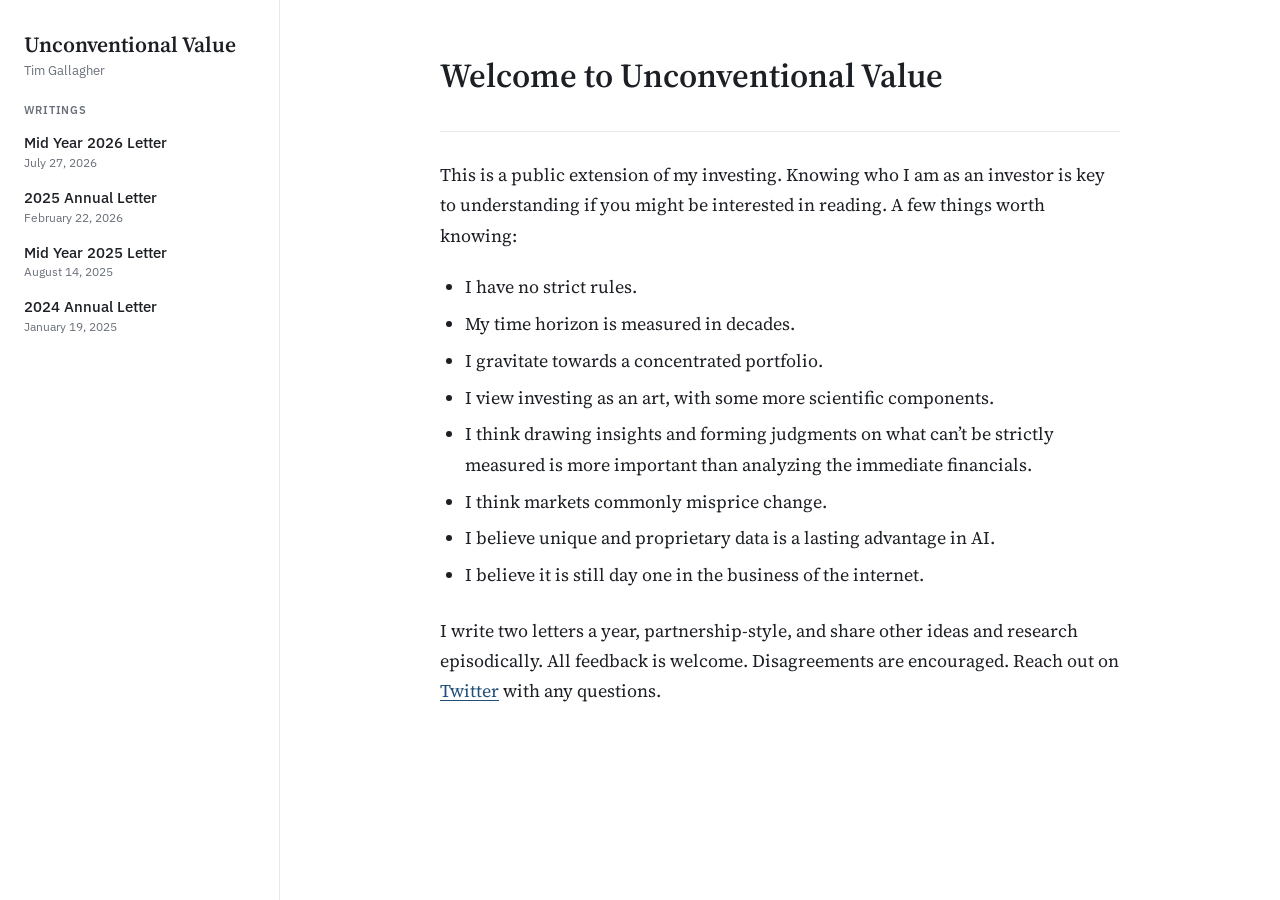
<file: index.html>
<!doctype html>
<html lang="en">
<head>
<meta charset="utf-8">
<meta name="viewport" content="width=device-width, initial-scale=1, viewport-fit=cover">
<title>Unconventional Value</title>
<meta name="description" content="Investment letters and research by Tim Gallagher.">
<meta property="og:title" content="Unconventional Value">
<meta property="og:description" content="Investment letters and research by Tim Gallagher.">
<meta property="og:type" content="article">
<meta name="twitter:card" content="summary">
<link rel="preconnect" href="https://fonts.googleapis.com">
<link rel="preconnect" href="https://fonts.gstatic.com" crossorigin>
<link rel="stylesheet" href="https://fonts.googleapis.com/css2?family=Source+Serif+4:ital,opsz,wght@0,8..60,400;0,8..60,600;1,8..60,400&family=IBM+Plex+Sans:wght@400;500;600&display=swap">
<link rel="stylesheet" href="styles.css">
</head>
<body>
<div class="site">
  <nav class="index" aria-label="Site">
    <a class="brand" href="" aria-current="page">
      <span class="name">Unconventional Value</span>
      <span class="sub">Tim Gallagher</span>
    </a>
    <div>
      <p class="label">Writings</p>
      <ol>
        <li><a href="letters/mid-year-2026-letter/"><span class="t">Mid Year 2026 Letter</span><span class="d">July 27, 2026</span></a></li>
        <li><a href="letters/2025-annual-letter/"><span class="t">2025 Annual Letter</span><span class="d">February 22, 2026</span></a></li>
        <li><a href="letters/mid-year-2025-letter/"><span class="t">Mid Year 2025 Letter</span><span class="d">August 14, 2025</span></a></li>
        <li><a href="letters/2024-annual-letter/"><span class="t">2024 Annual Letter</span><span class="d">January 19, 2025</span></a></li>
      </ol>
    </div>
  </nav>
  <main>
    <article>
      <h1>Welcome to Unconventional Value</h1>
      <div class="meta"></div>
      <div class="body">
<p>This is a public extension of my investing. Knowing who I am as an investor is key to understanding if you might be interested in reading. A few things worth knowing:</p>
<ul>
  <li>I have no strict rules.</li>
  <li>My time horizon is measured in decades.</li>
  <li>I gravitate towards a concentrated portfolio.</li>
  <li>I view investing as an art, with some more scientific components.</li>
  <li>I think drawing insights and forming judgments on what can’t be strictly measured is more important than analyzing the immediate financials.</li>
  <li>I think markets commonly misprice change.</li>
  <li>I believe unique and proprietary data is a lasting advantage in AI.</li>
  <li>I believe it is still day one in the business of the internet.</li>
</ul>
<p>I write two letters a year, partnership-style, and share other ideas and research episodically. All feedback is welcome. Disagreements are encouraged. Reach out on <a href="https://x.com/timgallagher_" target="_blank" rel="noopener">Twitter</a> with any questions.</p></div>
    </article>
  </main>
</div>
</body>
</html>
</file>
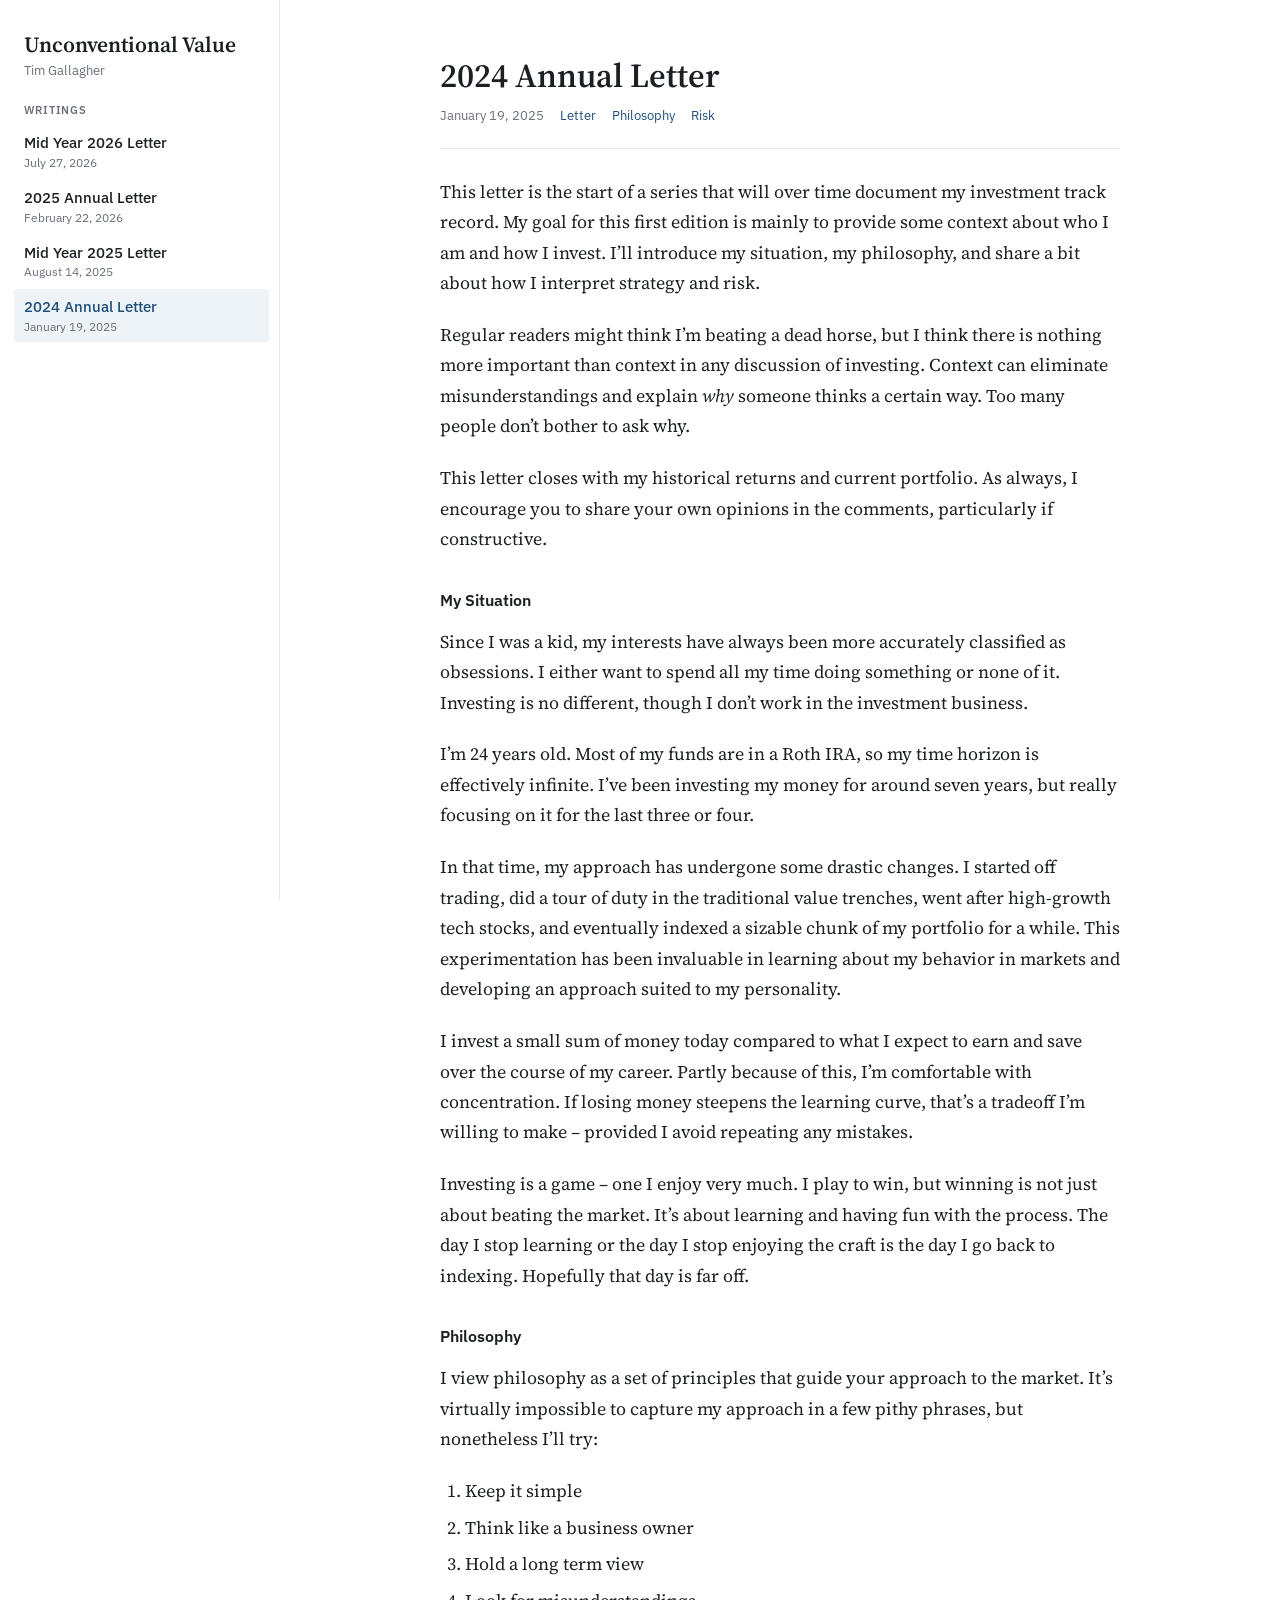
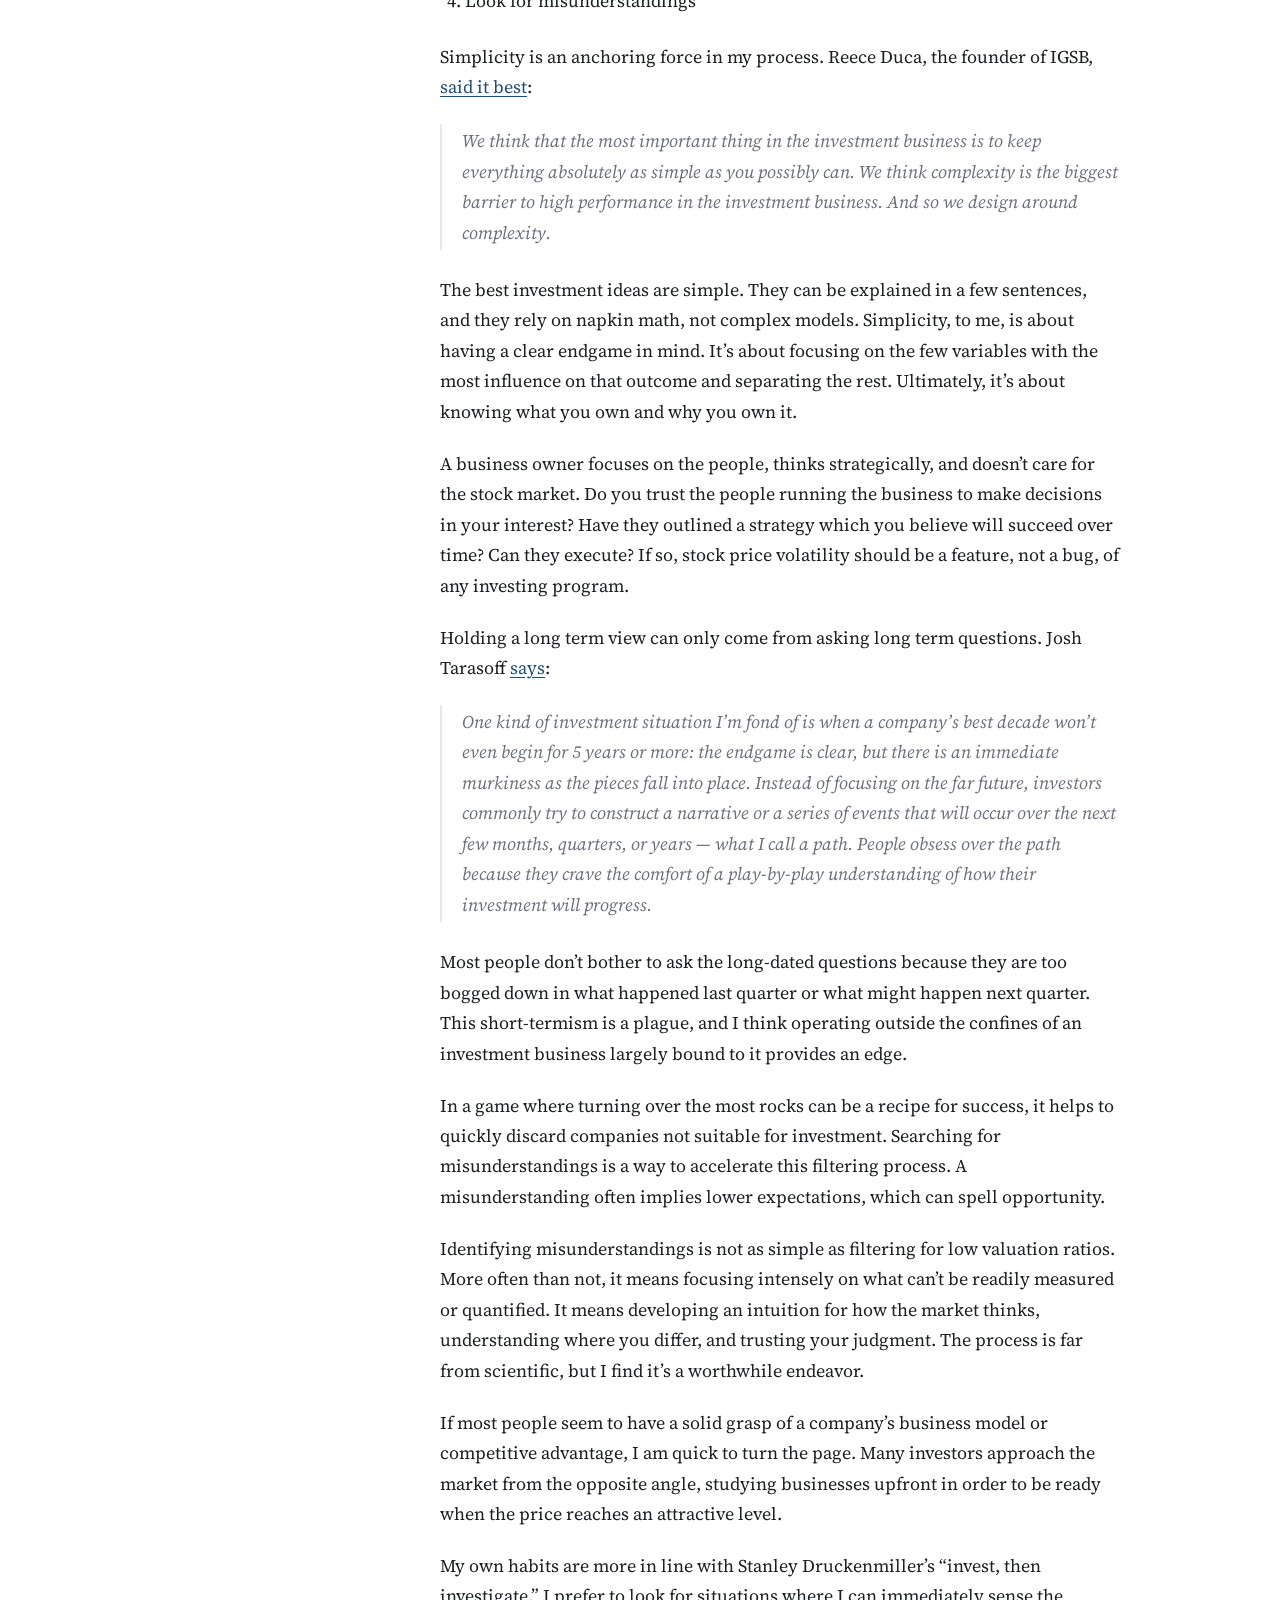
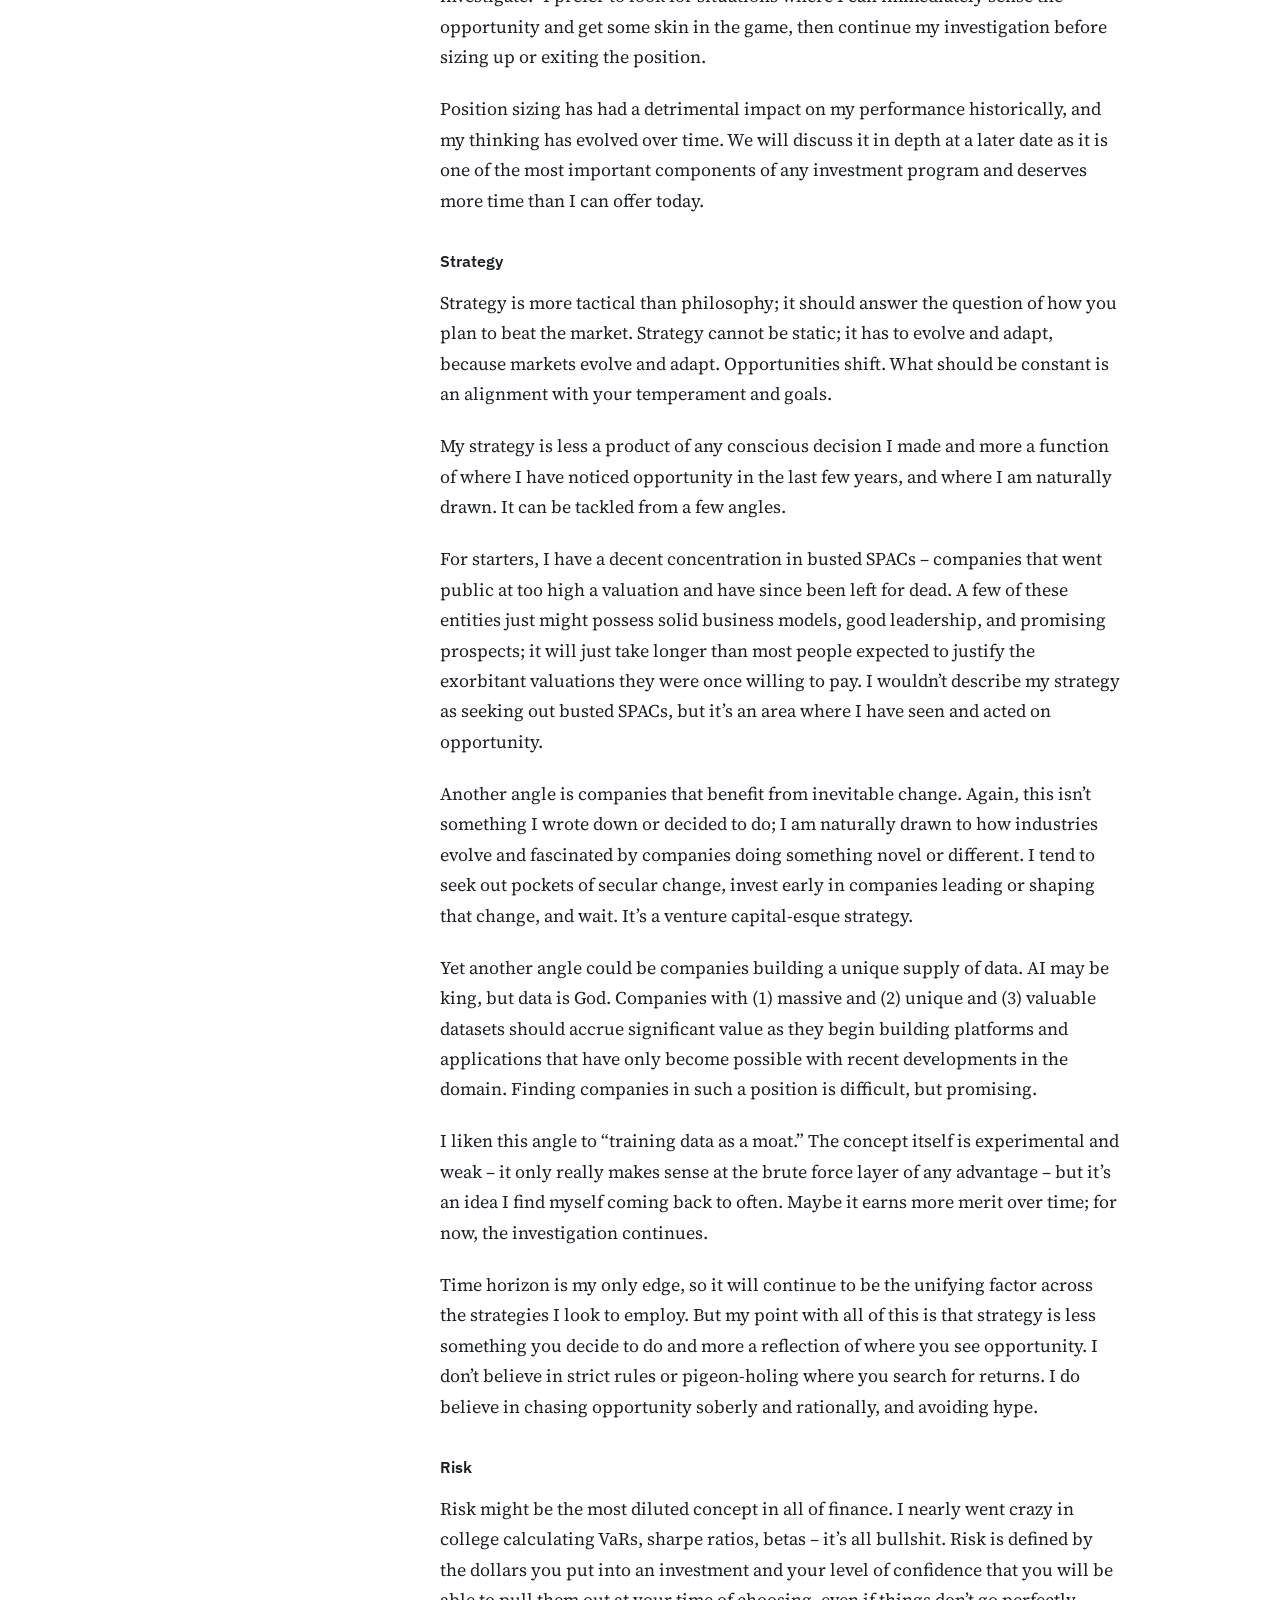
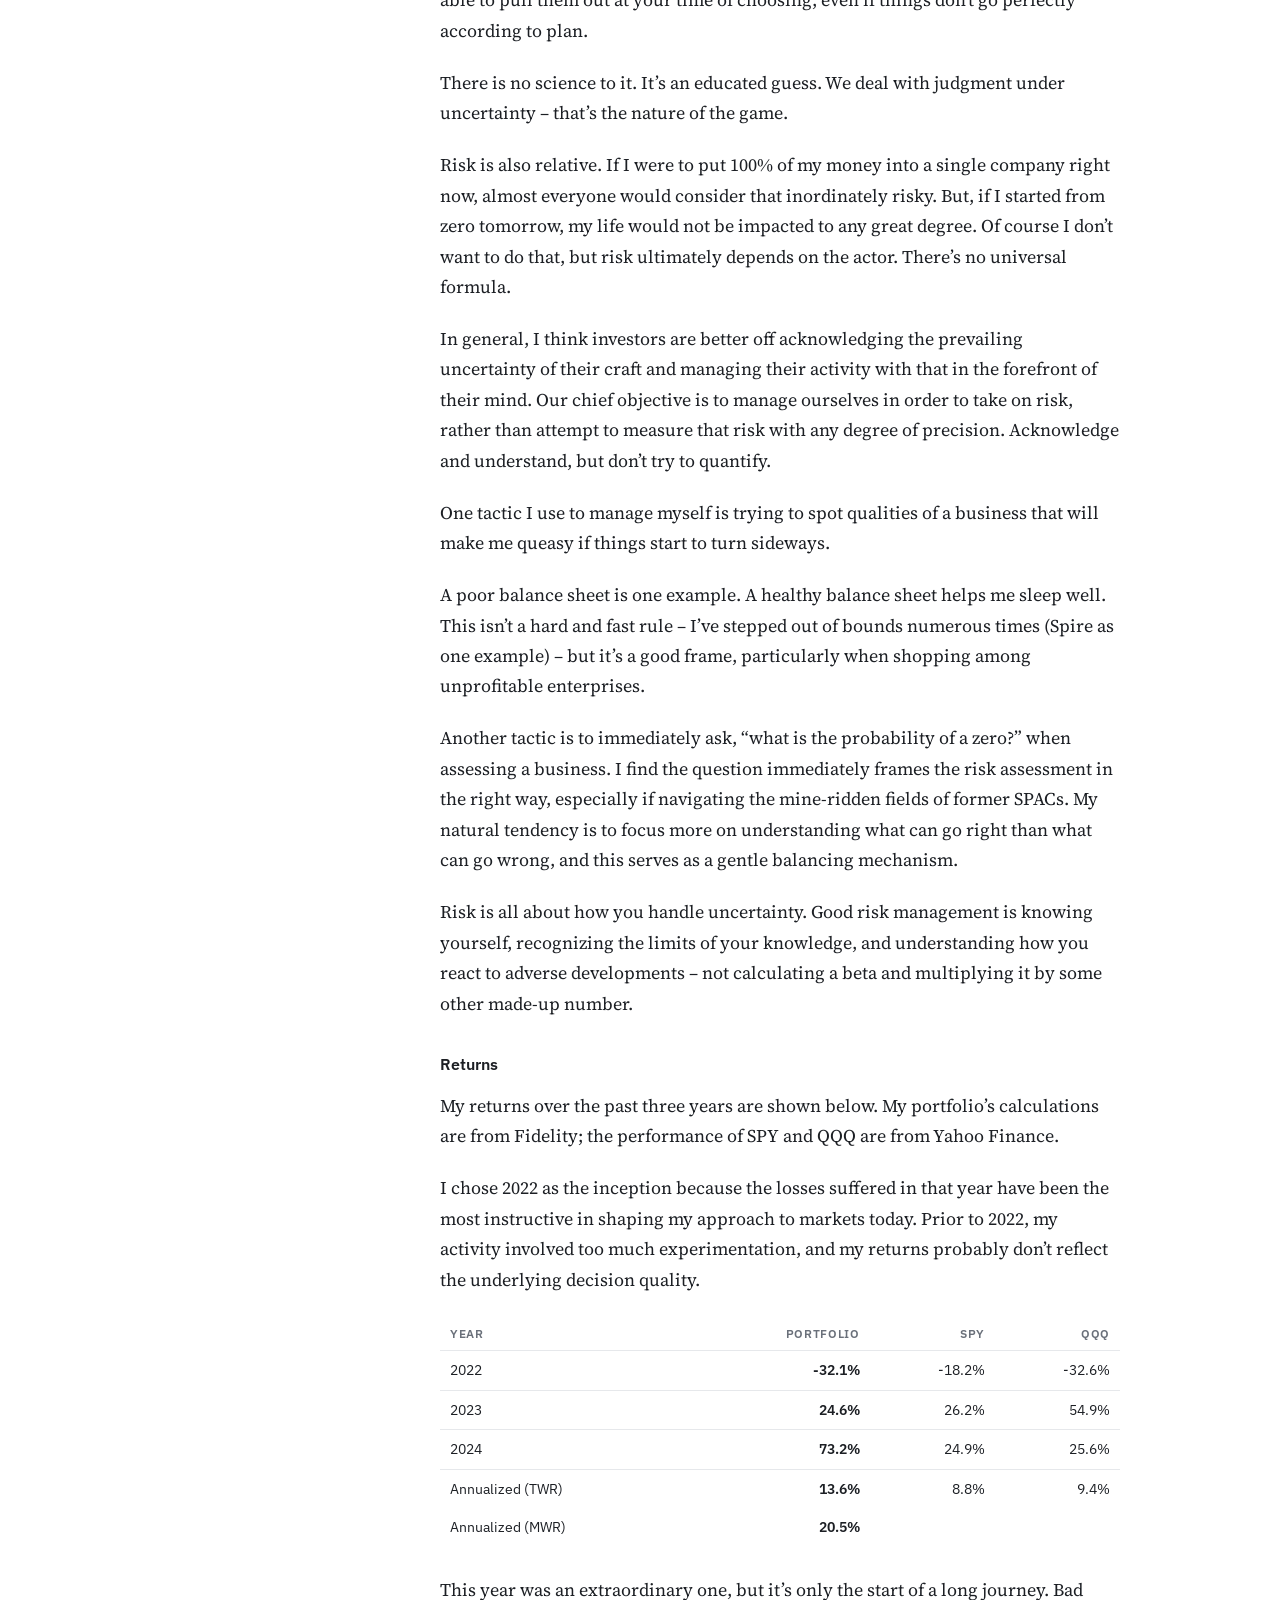
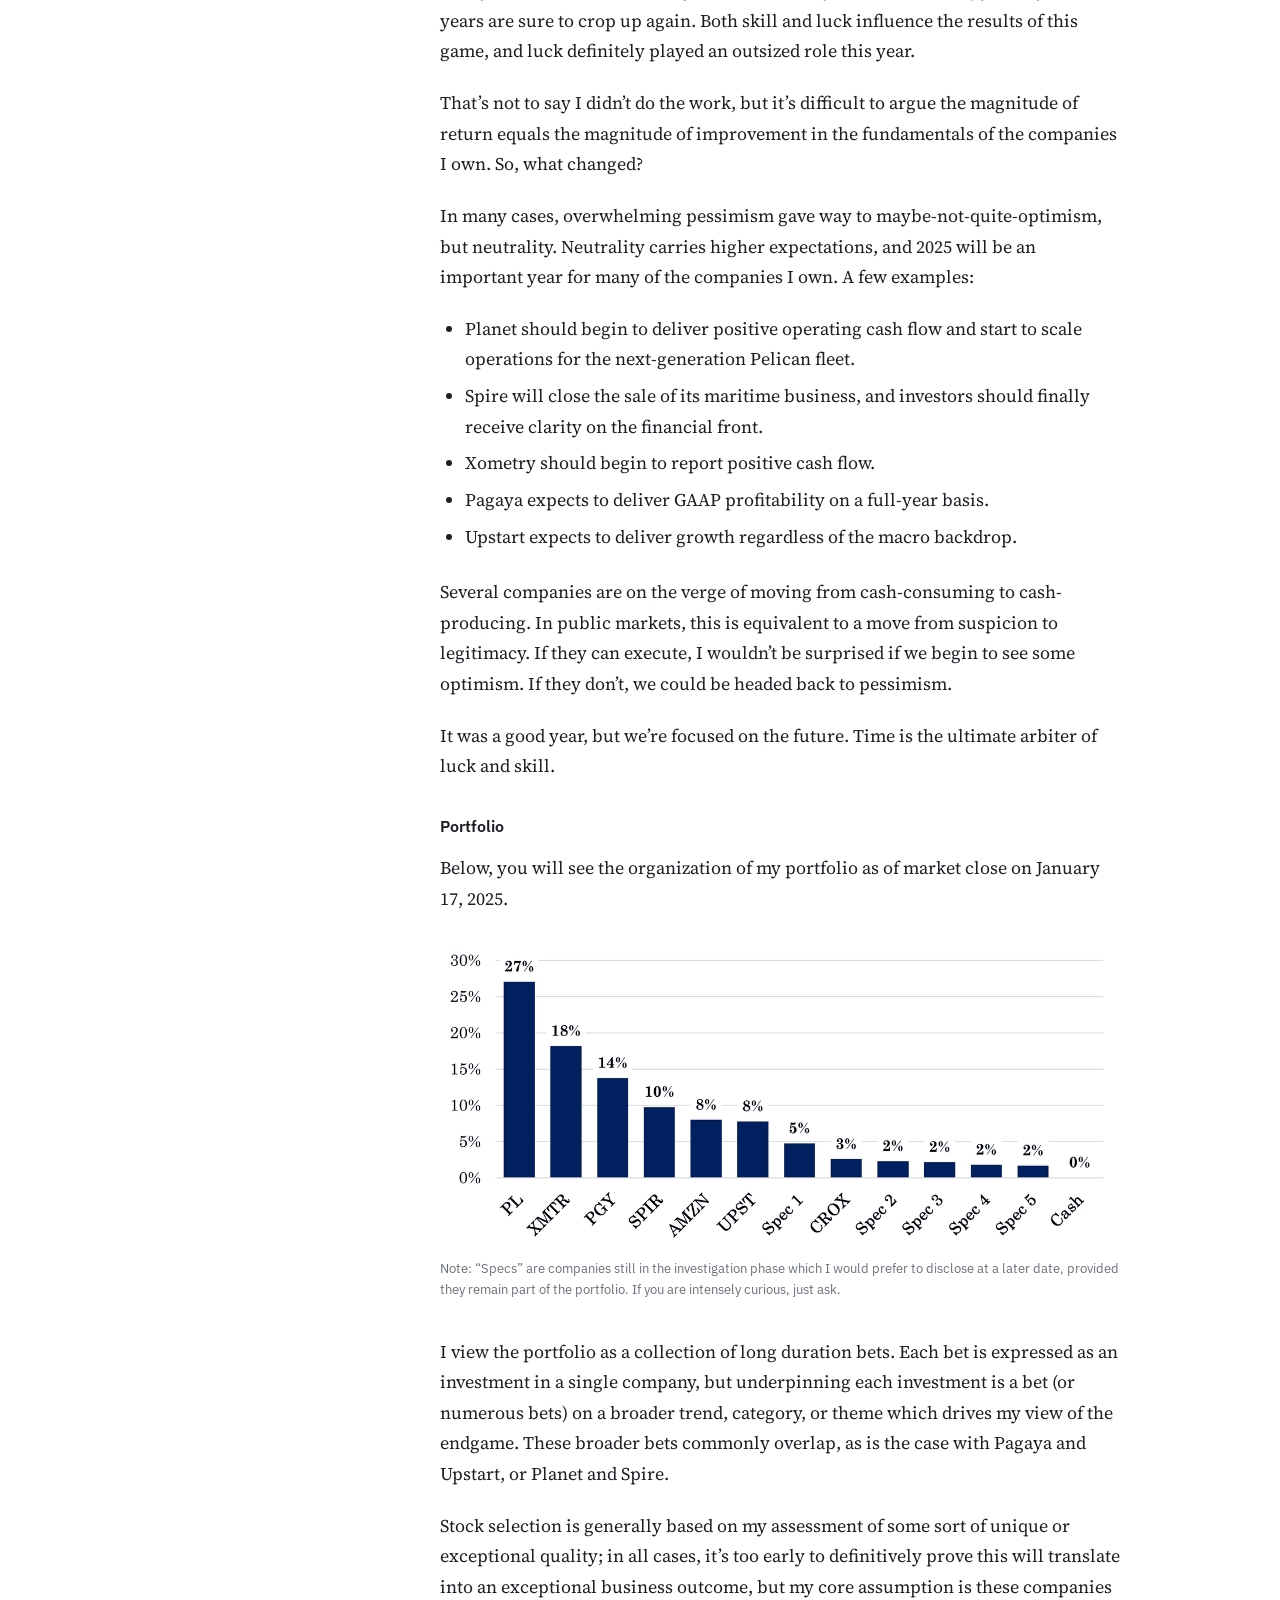
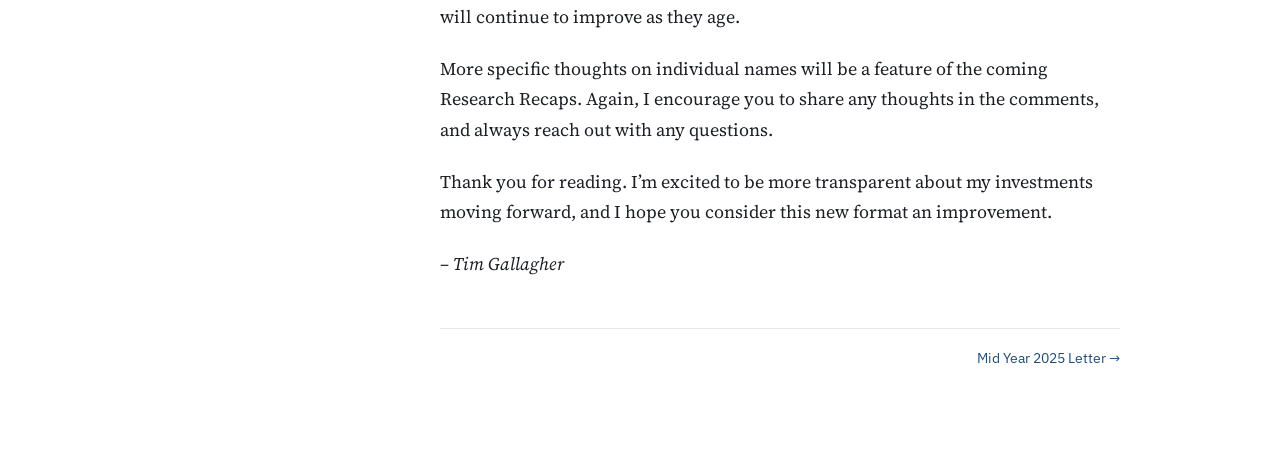
<file: letters/2024-annual-letter/index.html>
<!doctype html>
<html lang="en">
<head>
<meta charset="utf-8">
<meta name="viewport" content="width=device-width, initial-scale=1, viewport-fit=cover">
<title>2024 Annual Letter | Unconventional Value</title>
<meta name="description" content="This letter is the start of a series that will over time document my investment track record. My goal for this first edition is mainly to provide some context about who I am and…">
<meta property="og:title" content="2024 Annual Letter | Unconventional Value">
<meta property="og:description" content="This letter is the start of a series that will over time document my investment track record. My goal for this first edition is mainly to provide some context about who I am and…">
<meta property="og:type" content="article">
<meta name="twitter:card" content="summary">
<link rel="preconnect" href="https://fonts.googleapis.com">
<link rel="preconnect" href="https://fonts.gstatic.com" crossorigin>
<link rel="stylesheet" href="https://fonts.googleapis.com/css2?family=Source+Serif+4:ital,opsz,wght@0,8..60,400;0,8..60,600;1,8..60,400&family=IBM+Plex+Sans:wght@400;500;600&display=swap">
<link rel="stylesheet" href="../../styles.css">
</head>
<body>
<div class="site">
  <nav class="index" aria-label="Site">
    <a class="brand" href="../../">
      <span class="name">Unconventional Value</span>
      <span class="sub">Tim Gallagher</span>
    </a>
    <div>
      <p class="label">Writings</p>
      <ol>
        <li><a href="../../letters/mid-year-2026-letter/"><span class="t">Mid Year 2026 Letter</span><span class="d">July 27, 2026</span></a></li>
        <li><a href="../../letters/2025-annual-letter/"><span class="t">2025 Annual Letter</span><span class="d">February 22, 2026</span></a></li>
        <li><a href="../../letters/mid-year-2025-letter/"><span class="t">Mid Year 2025 Letter</span><span class="d">August 14, 2025</span></a></li>
        <li><a href="../../letters/2024-annual-letter/" aria-current="page"><span class="t">2024 Annual Letter</span><span class="d">January 19, 2025</span></a></li>
      </ol>
    </div>
  </nav>
  <main>
    <article>
      <h1>2024 Annual Letter</h1>
      <div class="meta"><span>January 19, 2025</span><span class="tag">Letter</span><span class="tag">Philosophy</span><span class="tag">Risk</span></div>
      <div class="body">
<p>This letter is the start of a series that will over time document my investment track record. My goal for this first edition is mainly to provide some context about who I am and how I invest. I’ll introduce my situation, my philosophy, and share a bit about how I interpret strategy and risk.</p>
<p>Regular readers might think I’m beating a dead horse, but I think there is nothing more important than context in any discussion of investing. Context can eliminate misunderstandings and explain <em>why</em> someone thinks a certain way. Too many people don’t bother to ask why.</p>
<p>This letter closes with my historical returns and current portfolio. As always, I encourage you to share your own opinions in the comments, particularly if constructive.</p>

<h2>My Situation</h2>
<p>Since I was a kid, my interests have always been more accurately classified as obsessions. I either want to spend all my time doing something or none of it. Investing is no different, though I don’t work in the investment business.</p>
<p>I’m 24 years old. Most of my funds are in a Roth IRA, so my time horizon is effectively infinite. I’ve been investing my money for around seven years, but really focusing on it for the last three or four.</p>
<p>In that time, my approach has undergone some drastic changes. I started off trading, did a tour of duty in the traditional value trenches, went after high-growth tech stocks, and eventually indexed a sizable chunk of my portfolio for a while. This experimentation has been invaluable in learning about my behavior in markets and developing an approach suited to my personality.</p>
<p>I invest a small sum of money today compared to what I expect to earn and save over the course of my career. Partly because of this, I’m comfortable with concentration. If losing money steepens the learning curve, that’s a tradeoff I’m willing to make – provided I avoid repeating any mistakes.</p>
<p>Investing is a game – one I enjoy very much. I play to win, but winning is not just about beating the market. It’s about learning and having fun with the process. The day I stop learning or the day I stop enjoying the craft is the day I go back to indexing. Hopefully that day is far off.</p>

<h2>Philosophy</h2>
<p>I view philosophy as a set of principles that guide your approach to the market. It’s virtually impossible to capture my approach in a few pithy phrases, but nonetheless I’ll try:</p>
<ol>
  <li>Keep it simple</li>
  <li>Think like a business owner</li>
  <li>Hold a long term view</li>
  <li>Look for misunderstandings</li>
</ol>
<p>Simplicity is an anchoring force in my process. Reece Duca, the founder of IGSB, <a href="https://aletteraday.substack.com/p/letter-137-reece-duca-and-bob-casey" target="_blank" rel="noopener">said it best</a>:</p>
<blockquote>We think that the most important thing in the investment business is to keep everything absolutely as simple as you possibly can. We think complexity is the biggest barrier to high performance in the investment business. And so we design around complexity.</blockquote>
<p>The best investment ideas are simple. They can be explained in a few sentences, and they rely on napkin math, not complex models. Simplicity, to me, is about having a clear endgame in mind. It’s about focusing on the few variables with the most influence on that outcome and separating the rest. Ultimately, it’s about knowing what you own and why you own it.</p>
<p>A business owner focuses on the people, thinks strategically, and doesn’t care for the stock market. Do you trust the people running the business to make decisions in your interest? Have they outlined a strategy which you believe will succeed over time? Can they execute? If so, stock price volatility should be a feature, not a bug, of any investing program.</p>
<p>Holding a long term view can only come from asking long term questions. Josh Tarasoff <a href="https://www.greenlealane.com/_files/ugd/25304a_e5930ca14e414cf59cabb0a32596c686.pdf" target="_blank" rel="noopener">says</a>:</p>
<blockquote>One kind of investment situation I’m fond of is when a company’s best decade won’t even begin for 5 years or more: the endgame is clear, but there is an immediate murkiness as the pieces fall into place. Instead of focusing on the far future, investors commonly try to construct a narrative or a series of events that will occur over the next few months, quarters, or years — what I call a path. People obsess over the path because they crave the comfort of a play-by-play understanding of how their investment will progress.</blockquote>
<p>Most people don’t bother to ask the long-dated questions because they are too bogged down in what happened last quarter or what might happen next quarter. This short-termism is a plague, and I think operating outside the confines of an investment business largely bound to it provides an edge.</p>
<p>In a game where turning over the most rocks can be a recipe for success, it helps to quickly discard companies not suitable for investment. Searching for misunderstandings is a way to accelerate this filtering process. A misunderstanding often implies lower expectations, which can spell opportunity.</p>
<p>Identifying misunderstandings is not as simple as filtering for low valuation ratios. More often than not, it means focusing intensely on what can’t be readily measured or quantified. It means developing an intuition for how the market thinks, understanding where you differ, and trusting your judgment. The process is far from scientific, but I find it’s a worthwhile endeavor.</p>
<p>If most people seem to have a solid grasp of a company’s business model or competitive advantage, I am quick to turn the page. Many investors approach the market from the opposite angle, studying businesses upfront in order to be ready when the price reaches an attractive level.</p>
<p>My own habits are more in line with Stanley Druckenmiller’s “invest, then investigate.” I prefer to look for situations where I can immediately sense the opportunity and get some skin in the game, then continue my investigation before sizing up or exiting the position.</p>
<p>Position sizing has had a detrimental impact on my performance historically, and my thinking has evolved over time. We will discuss it in depth at a later date as it is one of the most important components of any investment program and deserves more time than I can offer today.</p>

<h2>Strategy</h2>
<p>Strategy is more tactical than philosophy; it should answer the question of how you plan to beat the market. Strategy cannot be static; it has to evolve and adapt, because markets evolve and adapt. Opportunities shift. What should be constant is an alignment with your temperament and goals.</p>
<p>My strategy is less a product of any conscious decision I made and more a function of where I have noticed opportunity in the last few years, and where I am naturally drawn. It can be tackled from a few angles.</p>
<p>For starters, I have a decent concentration in busted SPACs – companies that went public at too high a valuation and have since been left for dead. A few of these entities just might possess solid business models, good leadership, and promising prospects; it will just take longer than most people expected to justify the exorbitant valuations they were once willing to pay. I wouldn’t describe my strategy as seeking out busted SPACs, but it’s an area where I have seen and acted on opportunity.</p>
<p>Another angle is companies that benefit from inevitable change. Again, this isn’t something I wrote down or decided to do; I am naturally drawn to how industries evolve and fascinated by companies doing something novel or different. I tend to seek out pockets of secular change, invest early in companies leading or shaping that change, and wait. It’s a venture capital-esque strategy.</p>
<p>Yet another angle could be companies building a unique supply of data. AI may be king, but data is God. Companies with (1) massive and (2) unique and (3) valuable datasets should accrue significant value as they begin building platforms and applications that have only become possible with recent developments in the domain. Finding companies in such a position is difficult, but promising.</p>
<p>I liken this angle to “training data as a moat.” The concept itself is experimental and weak – it only really makes sense at the brute force layer of any advantage – but it’s an idea I find myself coming back to often. Maybe it earns more merit over time; for now, the investigation continues.</p>
<p>Time horizon is my only edge, so it will continue to be the unifying factor across the strategies I look to employ. But my point with all of this is that strategy is less something you decide to do and more a reflection of where you see opportunity. I don’t believe in strict rules or pigeon-holing where you search for returns. I do believe in chasing opportunity soberly and rationally, and avoiding hype.</p>

<h2>Risk</h2>
<p>Risk might be the most diluted concept in all of finance. I nearly went crazy in college calculating VaRs, sharpe ratios, betas – it’s all bullshit. Risk is defined by the dollars you put into an investment and your level of confidence that you will be able to pull them out at your time of choosing, even if things don’t go perfectly according to plan.</p>
<p>There is no science to it. It’s an educated guess. We deal with judgment under uncertainty – that’s the nature of the game.</p>
<p>Risk is also relative. If I were to put 100% of my money into a single company right now, almost everyone would consider that inordinately risky. But, if I started from zero tomorrow, my life would not be impacted to any great degree. Of course I don’t want to do that, but risk ultimately depends on the actor. There’s no universal formula.</p>
<p>In general, I think investors are better off acknowledging the prevailing uncertainty of their craft and managing their activity with that in the forefront of their mind. Our chief objective is to manage ourselves in order to take on risk, rather than attempt to measure that risk with any degree of precision. Acknowledge and understand, but don’t try to quantify.</p>
<p>One tactic I use to manage myself is trying to spot qualities of a business that will make me queasy if things start to turn sideways.</p>
<p>A poor balance sheet is one example. A healthy balance sheet helps me sleep well. This isn’t a hard and fast rule – I’ve stepped out of bounds numerous times (Spire as one example) – but it’s a good frame, particularly when shopping among unprofitable enterprises.</p>
<p>Another tactic is to immediately ask, “what is the probability of a zero?” when assessing a business. I find the question immediately frames the risk assessment in the right way, especially if navigating the mine-ridden fields of former SPACs. My natural tendency is to focus more on understanding what can go right than what can go wrong, and this serves as a gentle balancing mechanism.</p>
<p>Risk is all about how you handle uncertainty. Good risk management is knowing yourself, recognizing the limits of your knowledge, and understanding how you react to adverse developments – not calculating a beta and multiplying it by some other made-up number.</p>

<h2>Returns</h2>
<p>My returns over the past three years are shown below. My portfolio’s calculations are from Fidelity; the performance of SPY and QQQ are from Yahoo Finance.</p>
<p>I chose 2022 as the inception because the losses suffered in that year have been the most instructive in shaping my approach to markets today. Prior to 2022, my activity involved too much experimentation, and my returns probably don’t reflect the underlying decision quality.</p>
<div class="table-wrap">
<table class="returns">
  <thead><tr><th>Year</th><th>Portfolio</th><th>SPY</th><th>QQQ</th></tr></thead>
  <tbody>
    <tr><td>2022</td><td>-32.1%</td><td>-18.2%</td><td>-32.6%</td></tr>
    <tr><td>2023</td><td>24.6%</td><td>26.2%</td><td>54.9%</td></tr>
    <tr><td>2024</td><td>73.2%</td><td>24.9%</td><td>25.6%</td></tr>
    <tr class="summary"><td>Annualized (TWR)</td><td>13.6%</td><td>8.8%</td><td>9.4%</td></tr>
    <tr class="summary"><td>Annualized (MWR)</td><td>20.5%</td><td></td><td></td></tr>
  </tbody>
</table>
</div>
<p>This year was an extraordinary one, but it’s only the start of a long journey. Bad years are sure to crop up again. Both skill and luck influence the results of this game, and luck definitely played an outsized role this year.</p>
<p>That’s not to say I didn’t do the work, but it’s difficult to argue the magnitude of return equals the magnitude of improvement in the fundamentals of the companies I own. So, what changed?</p>
<p>In many cases, overwhelming pessimism gave way to maybe-not-quite-optimism, but neutrality. Neutrality carries higher expectations, and 2025 will be an important year for many of the companies I own. A few examples:</p>
<ul>
  <li>Planet should begin to deliver positive operating cash flow and start to scale operations for the next-generation Pelican fleet.</li>
  <li>Spire will close the sale of its maritime business, and investors should finally receive clarity on the financial front.</li>
  <li>Xometry should begin to report positive cash flow.</li>
  <li>Pagaya expects to deliver GAAP profitability on a full-year basis.</li>
  <li>Upstart expects to deliver growth regardless of the macro backdrop.</li>
</ul>
<p>Several companies are on the verge of moving from cash-consuming to cash-producing. In public markets, this is equivalent to a move from suspicion to legitimacy. If they can execute, I wouldn’t be surprised if we begin to see some optimism. If they don’t, we could be headed back to pessimism.</p>
<p>It was a good year, but we’re focused on the future. Time is the ultimate arbiter of luck and skill.</p>

<h2>Portfolio</h2>
<p>Below, you will see the organization of my portfolio as of market close on January 17, 2025.</p>
<figure>
  <img src="../../images/2024-annual-letter-1.png" alt="Bar chart of portfolio weights: PL 27%, XMTR 18%, PGY 14%, SPIR 10%, AMZN 8%, UPST 8%, Spec 1 5%, CROX 3%, Specs 2 through 5 2% each, Cash 0%">
  <figcaption>Note: “Specs” are companies still in the investigation phase which I would prefer to disclose at a later date, provided they remain part of the portfolio. If you are intensely curious, just ask.</figcaption>
</figure>
<p>I view the portfolio as a collection of long duration bets. Each bet is expressed as an investment in a single company, but underpinning each investment is a bet (or numerous bets) on a broader trend, category, or theme which drives my view of the endgame. These broader bets commonly overlap, as is the case with Pagaya and Upstart, or Planet and Spire.</p>
<p>Stock selection is generally based on my assessment of some sort of unique or exceptional quality; in all cases, it’s too early to definitively prove this will translate into an exceptional business outcome, but my core assumption is these companies will continue to improve as they age.</p>
<p>More specific thoughts on individual names will be a feature of the coming Research Recaps. Again, I encourage you to share any thoughts in the comments, and always reach out with any questions.</p>
<p>Thank you for reading. I’m excited to be more transparent about my investments moving forward, and I hope you consider this new format an improvement.</p>
<p class="sign">– Tim Gallagher</p></div>
      <div class="pager"><a class="next" href="../../letters/mid-year-2025-letter/">Mid Year 2025 Letter →</a></div>
    </article>
  </main>
</div>
</body>
</html>
</file>
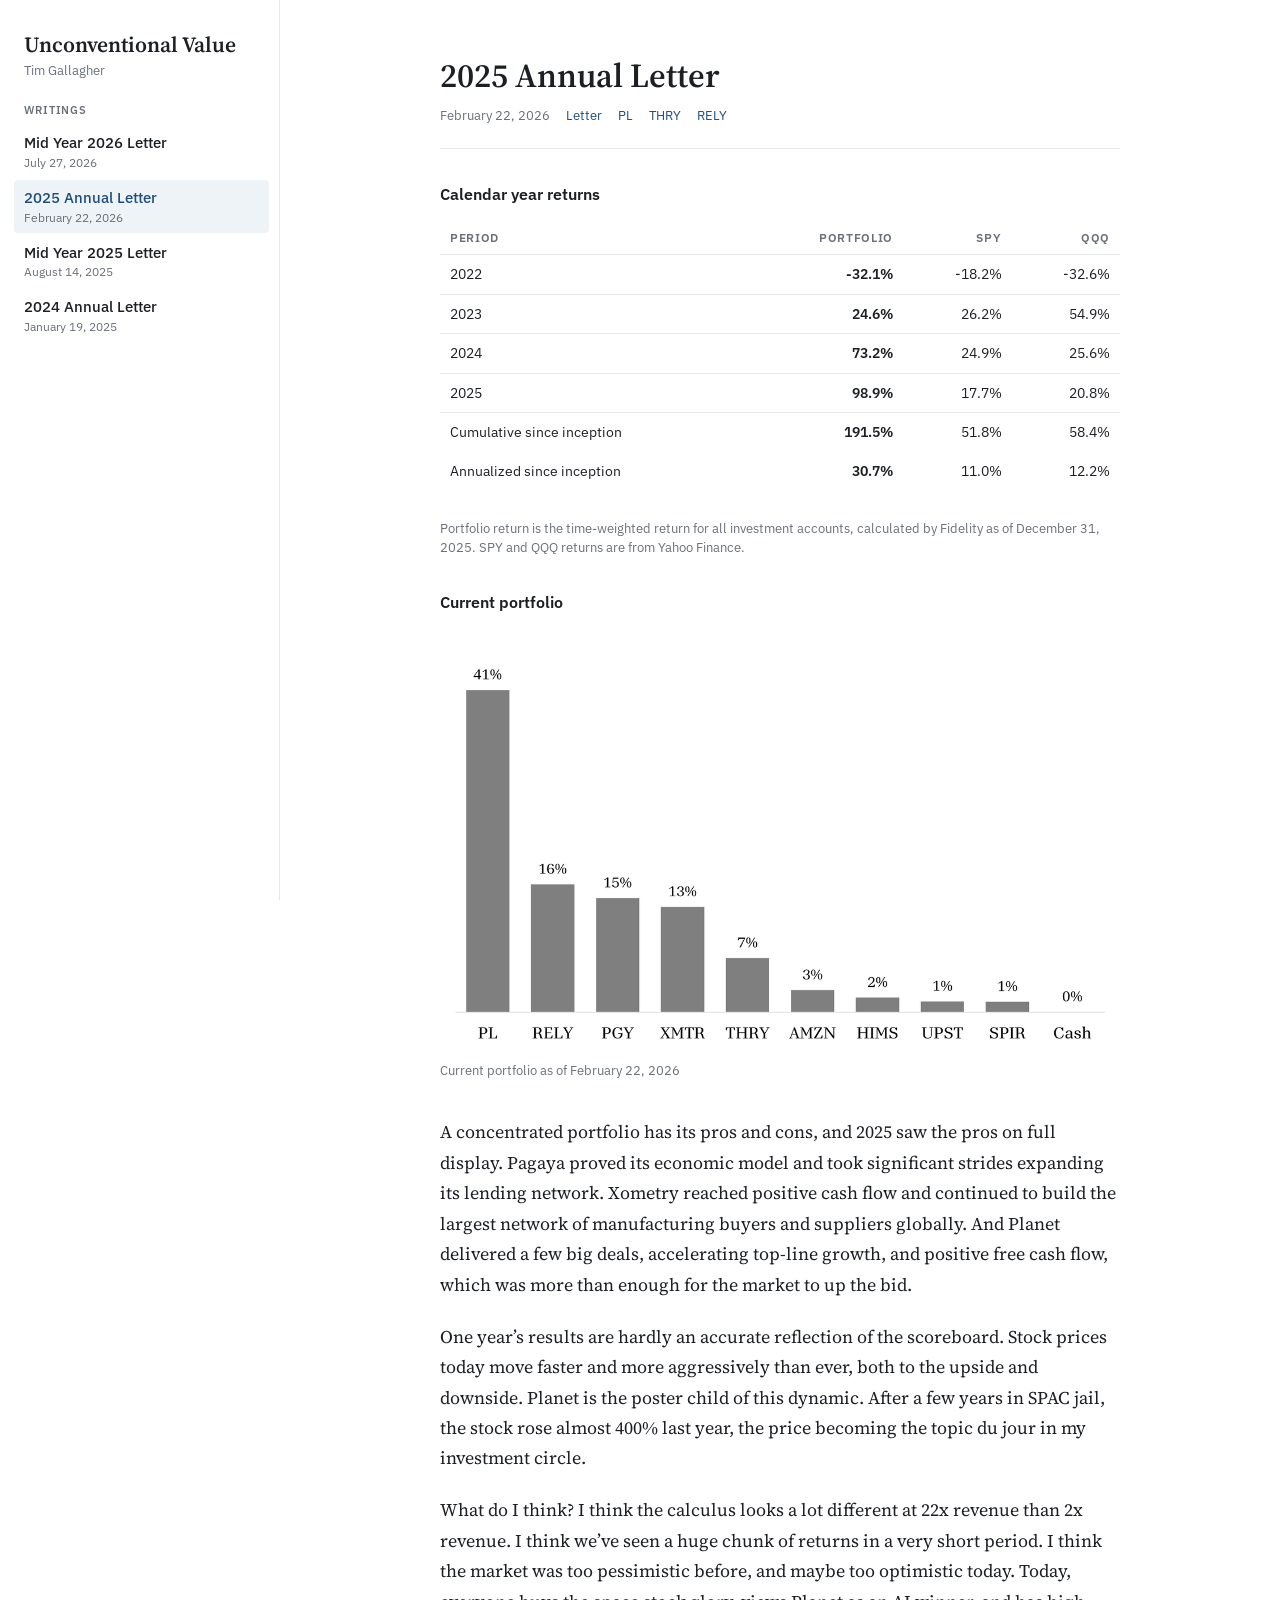
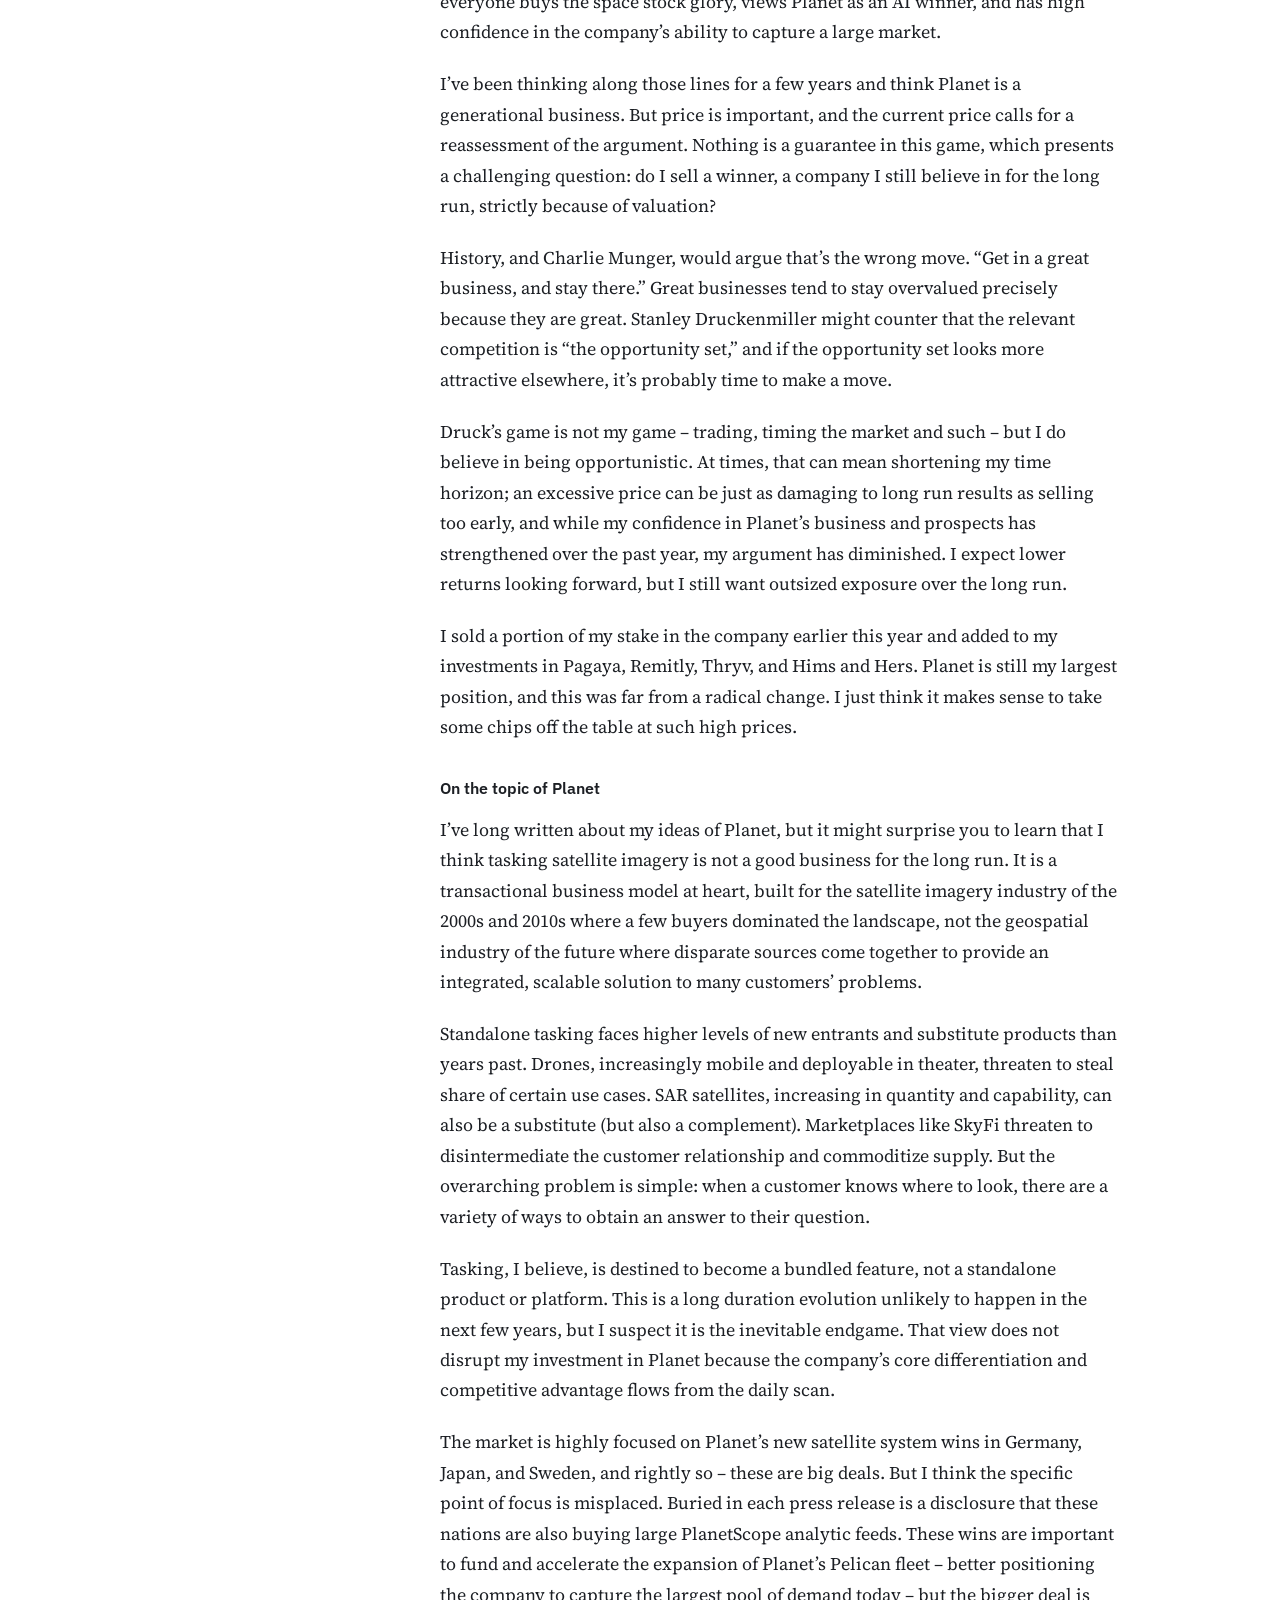
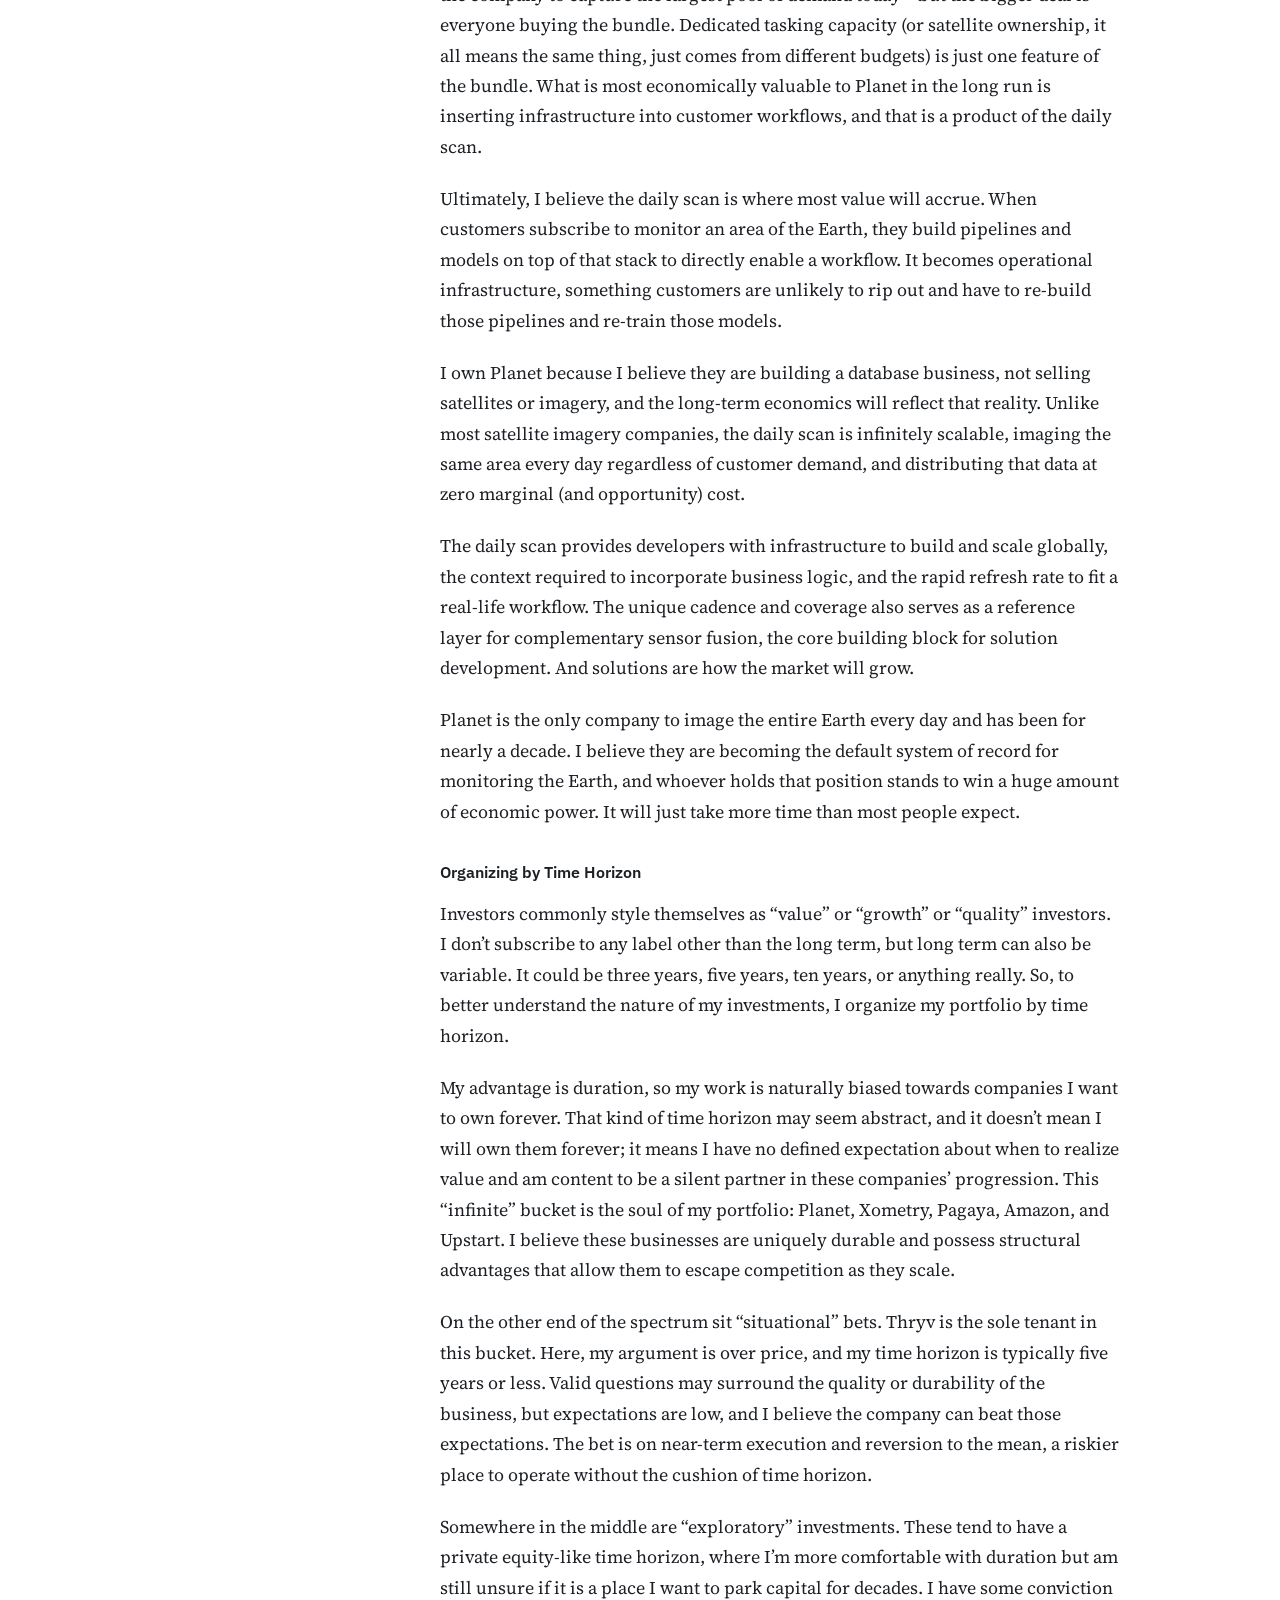
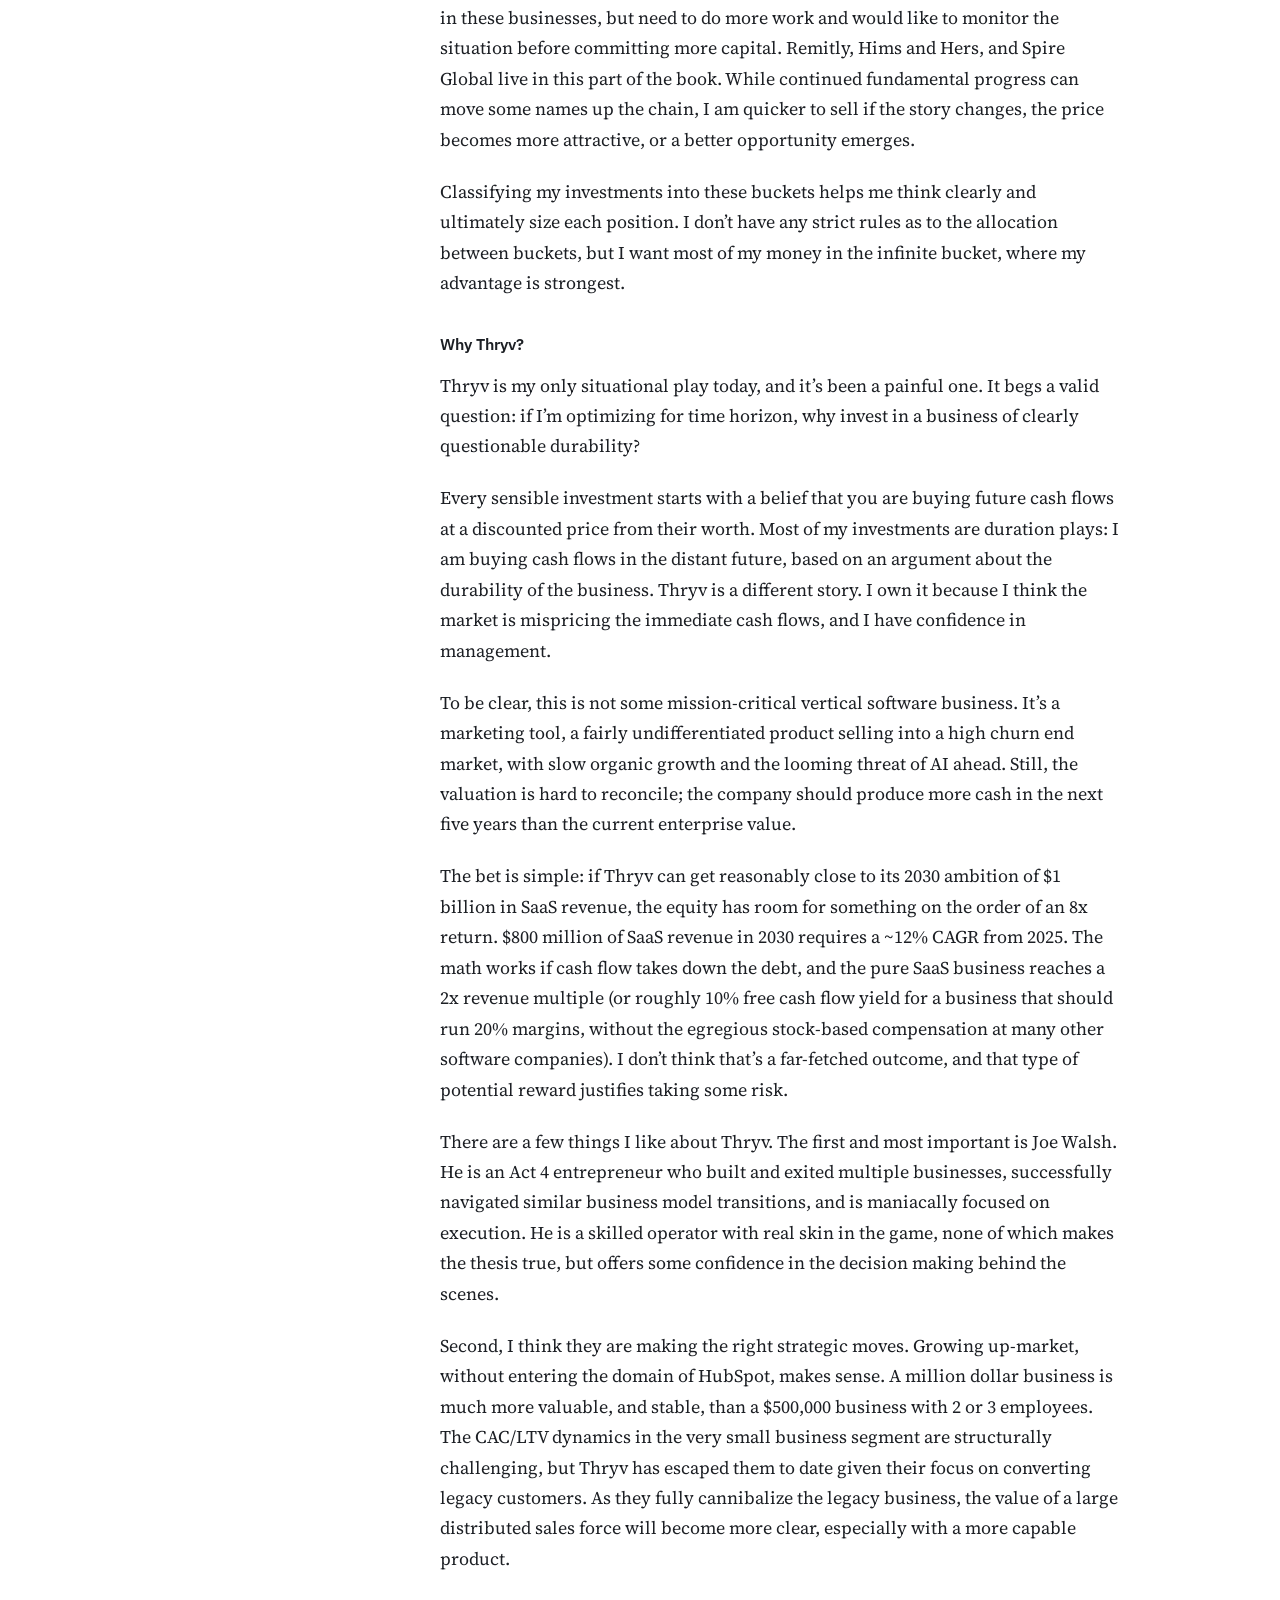
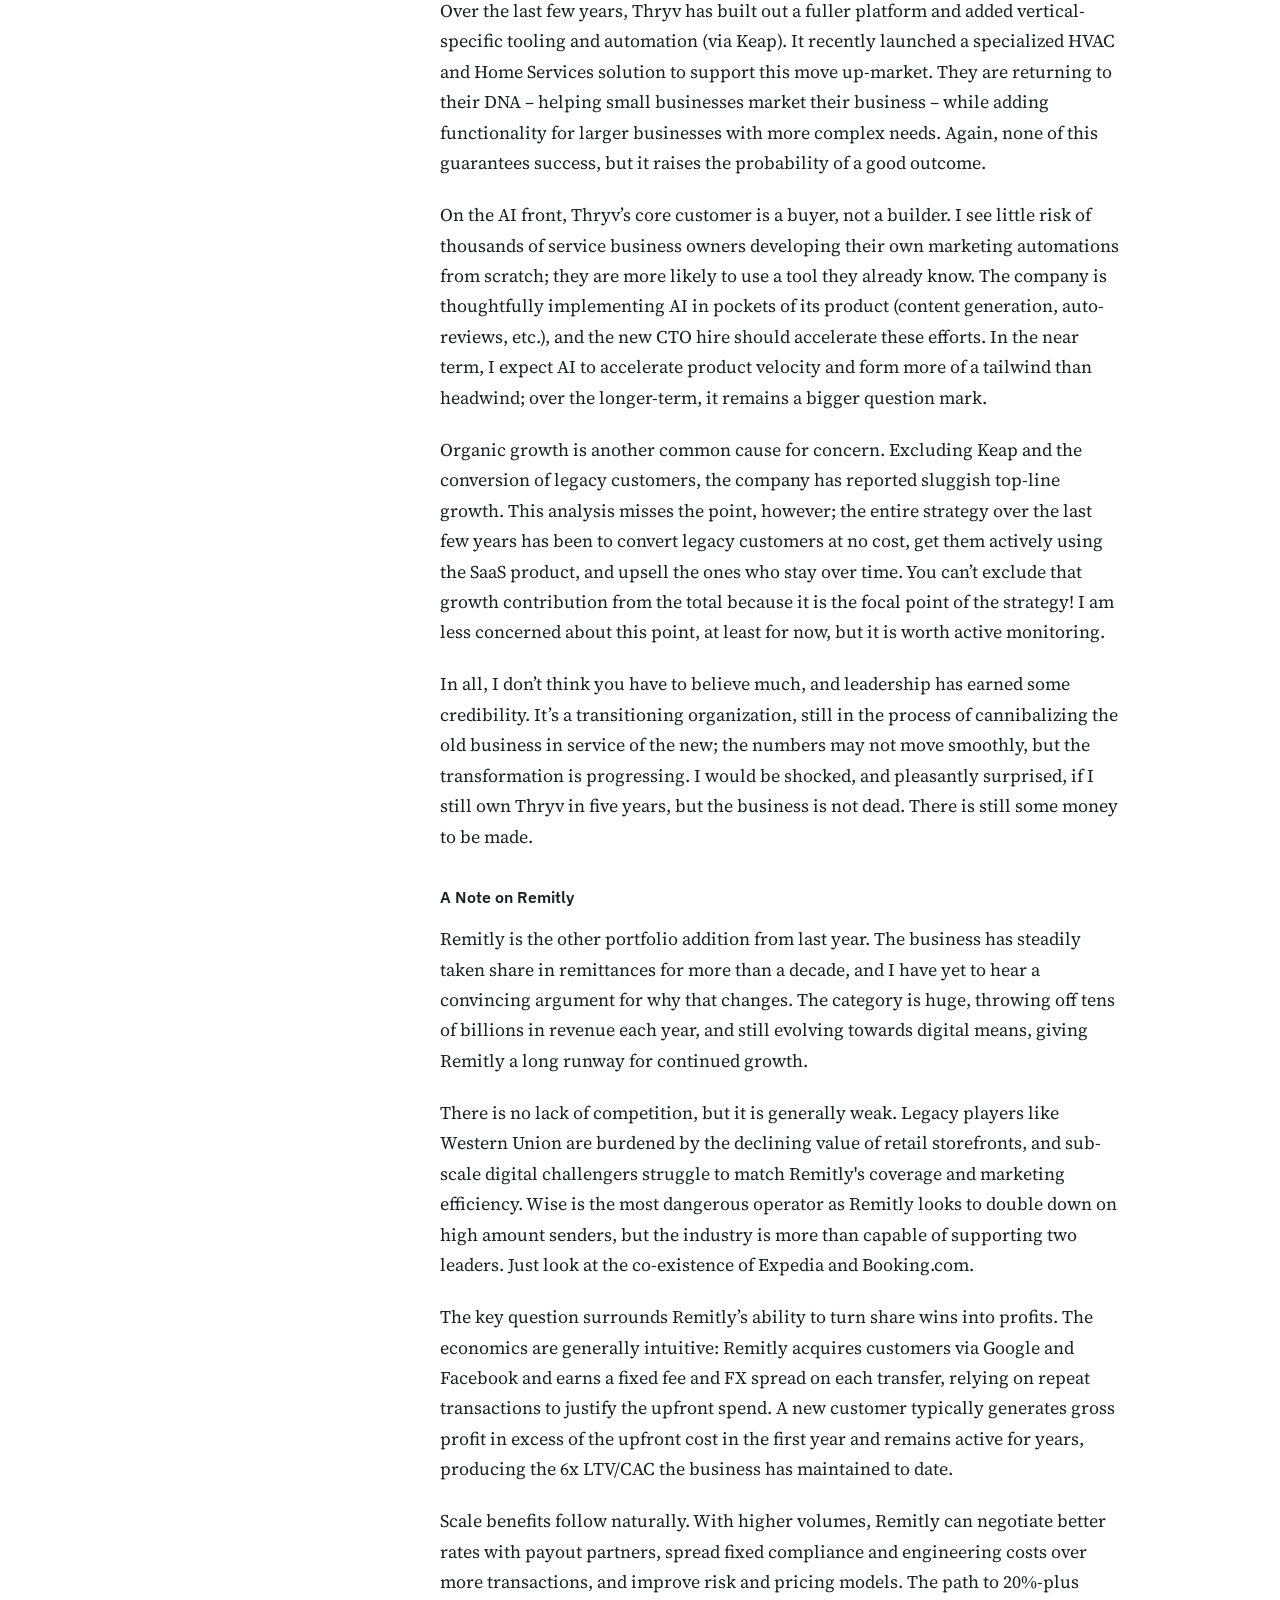
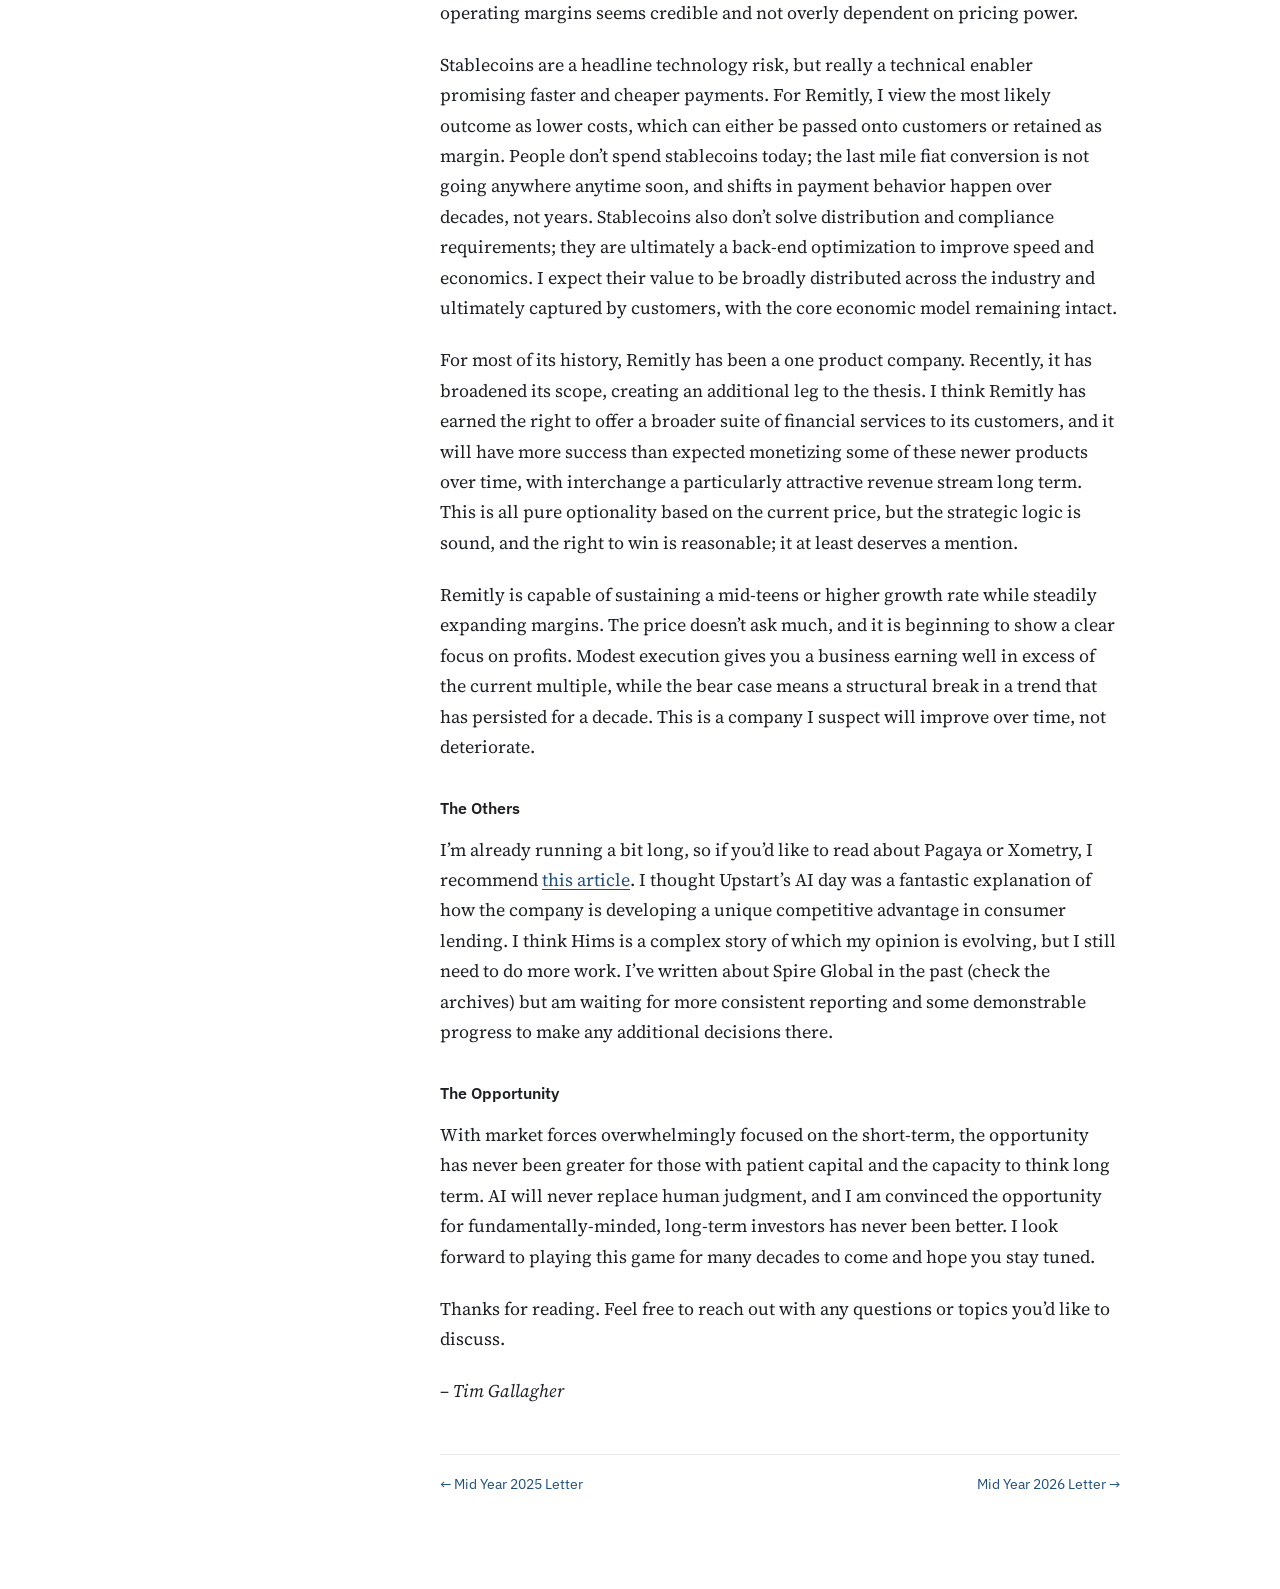
<file: letters/2025-annual-letter/index.html>
<!doctype html>
<html lang="en">
<head>
<meta charset="utf-8">
<meta name="viewport" content="width=device-width, initial-scale=1, viewport-fit=cover">
<title>2025 Annual Letter | Unconventional Value</title>
<meta name="description" content="A concentrated portfolio has its pros and cons, and 2025 saw the pros on full display. Pagaya proved its economic model and took significant strides expanding its lending network.…">
<meta property="og:title" content="2025 Annual Letter | Unconventional Value">
<meta property="og:description" content="A concentrated portfolio has its pros and cons, and 2025 saw the pros on full display. Pagaya proved its economic model and took significant strides expanding its lending network.…">
<meta property="og:type" content="article">
<meta name="twitter:card" content="summary">
<link rel="preconnect" href="https://fonts.googleapis.com">
<link rel="preconnect" href="https://fonts.gstatic.com" crossorigin>
<link rel="stylesheet" href="https://fonts.googleapis.com/css2?family=Source+Serif+4:ital,opsz,wght@0,8..60,400;0,8..60,600;1,8..60,400&family=IBM+Plex+Sans:wght@400;500;600&display=swap">
<link rel="stylesheet" href="../../styles.css">
</head>
<body>
<div class="site">
  <nav class="index" aria-label="Site">
    <a class="brand" href="../../">
      <span class="name">Unconventional Value</span>
      <span class="sub">Tim Gallagher</span>
    </a>
    <div>
      <p class="label">Writings</p>
      <ol>
        <li><a href="../../letters/mid-year-2026-letter/"><span class="t">Mid Year 2026 Letter</span><span class="d">July 27, 2026</span></a></li>
        <li><a href="../../letters/2025-annual-letter/" aria-current="page"><span class="t">2025 Annual Letter</span><span class="d">February 22, 2026</span></a></li>
        <li><a href="../../letters/mid-year-2025-letter/"><span class="t">Mid Year 2025 Letter</span><span class="d">August 14, 2025</span></a></li>
        <li><a href="../../letters/2024-annual-letter/"><span class="t">2024 Annual Letter</span><span class="d">January 19, 2025</span></a></li>
      </ol>
    </div>
  </nav>
  <main>
    <article>
      <h1>2025 Annual Letter</h1>
      <div class="meta"><span>February 22, 2026</span><span class="tag">Letter</span><span class="tag">PL</span><span class="tag">THRY</span><span class="tag">RELY</span></div>
      <div class="body">
<h2>Calendar year returns</h2>
<div class="table-wrap">
<table class="returns">
  <thead><tr><th>Period</th><th>Portfolio</th><th>SPY</th><th>QQQ</th></tr></thead>
  <tbody>
    <tr><td>2022</td><td>-32.1%</td><td>-18.2%</td><td>-32.6%</td></tr>
    <tr><td>2023</td><td>24.6%</td><td>26.2%</td><td>54.9%</td></tr>
    <tr><td>2024</td><td>73.2%</td><td>24.9%</td><td>25.6%</td></tr>
    <tr><td>2025</td><td>98.9%</td><td>17.7%</td><td>20.8%</td></tr>
    <tr class="summary"><td>Cumulative since inception</td><td>191.5%</td><td>51.8%</td><td>58.4%</td></tr>
    <tr class="summary"><td>Annualized since inception</td><td>30.7%</td><td>11.0%</td><td>12.2%</td></tr>
  </tbody>
</table>
</div>
<p class="note">Portfolio return is the time-weighted return for all investment accounts, calculated by Fidelity as of December 31, 2025. SPY and QQQ returns are from Yahoo Finance.</p>

<h2>Current portfolio</h2>
<figure>
  <img src="../../images/2025-annual-letter-1.png" alt="Bar chart of portfolio weights: PL 41%, RELY 16%, PGY 15%, XMTR 13%, THRY 7%, AMZN 3%, HIMS 2%, UPST 1%, SPIR 1%, Cash 0%">
  <figcaption>Current portfolio as of February 22, 2026</figcaption>
</figure>

<p>A concentrated portfolio has its pros and cons, and 2025 saw the pros on full display. Pagaya proved its economic model and took significant strides expanding its lending network. Xometry reached positive cash flow and continued to build the largest network of manufacturing buyers and suppliers globally. And Planet delivered a few big deals, accelerating top-line growth, and positive free cash flow, which was more than enough for the market to up the bid.</p>
<p>One year’s results are hardly an accurate reflection of the scoreboard. Stock prices today move faster and more aggressively than ever, both to the upside and downside. Planet is the poster child of this dynamic. After a few years in SPAC jail, the stock rose almost 400% last year, the price becoming the topic du jour in my investment circle.</p>
<p>What do I think? I think the calculus looks a lot different at 22x revenue than 2x revenue. I think we’ve seen a huge chunk of returns in a very short period. I think the market was too pessimistic before, and maybe too optimistic today. Today, everyone buys the space stock glory, views Planet as an AI winner, and has high confidence in the company’s ability to capture a large market.</p>
<p>I’ve been thinking along those lines for a few years and think Planet is a generational business. But price is important, and the current price calls for a reassessment of the argument. Nothing is a guarantee in this game, which presents a challenging question: do I sell a winner, a company I still believe in for the long run, strictly because of valuation?</p>
<p>History, and Charlie Munger, would argue that’s the wrong move. “Get in a great business, and stay there.” Great businesses tend to stay overvalued precisely because they are great. Stanley Druckenmiller might counter that the relevant competition is “the opportunity set,” and if the opportunity set looks more attractive elsewhere, it’s probably time to make a move.</p>
<p>Druck’s game is not my game – trading, timing the market and such – but I do believe in being opportunistic. At times, that can mean shortening my time horizon; an excessive price can be just as damaging to long run results as selling too early, and while my confidence in Planet’s business and prospects has strengthened over the past year, my argument has diminished. I expect lower returns looking forward, but I still want outsized exposure over the long run.</p>
<p>I sold a portion of my stake in the company earlier this year and added to my investments in Pagaya, Remitly, Thryv, and Hims and Hers. Planet is still my largest position, and this was far from a radical change. I just think it makes sense to take some chips off the table at such high prices.</p>

<h2>On the topic of Planet</h2>
<p>I’ve long written about my ideas of Planet, but it might surprise you to learn that I think tasking satellite imagery is not a good business for the long run. It is a transactional business model at heart, built for the satellite imagery industry of the 2000s and 2010s where a few buyers dominated the landscape, not the geospatial industry of the future where disparate sources come together to provide an integrated, scalable solution to many customers’ problems.</p>
<p>Standalone tasking faces higher levels of new entrants and substitute products than years past. Drones, increasingly mobile and deployable in theater, threaten to steal share of certain use cases. SAR satellites, increasing in quantity and capability, can also be a substitute (but also a complement). Marketplaces like SkyFi threaten to disintermediate the customer relationship and commoditize supply. But the overarching problem is simple: when a customer knows where to look, there are a variety of ways to obtain an answer to their question.</p>
<p>Tasking, I believe, is destined to become a bundled feature, not a standalone product or platform. This is a long duration evolution unlikely to happen in the next few years, but I suspect it is the inevitable endgame. That view does not disrupt my investment in Planet because the company’s core differentiation and competitive advantage flows from the daily scan.</p>
<p>The market is highly focused on Planet’s new satellite system wins in Germany, Japan, and Sweden, and rightly so – these are big deals. But I think the specific point of focus is misplaced. Buried in each press release is a disclosure that these nations are also buying large PlanetScope analytic feeds. These wins are important to fund and accelerate the expansion of Planet’s Pelican fleet – better positioning the company to capture the largest pool of demand today – but the bigger deal is everyone buying the bundle. Dedicated tasking capacity (or satellite ownership, it all means the same thing, just comes from different budgets) is just one feature of the bundle. What is most economically valuable to Planet in the long run is inserting infrastructure into customer workflows, and that is a product of the daily scan.</p>
<p>Ultimately, I believe the daily scan is where most value will accrue. When customers subscribe to monitor an area of the Earth, they build pipelines and models on top of that stack to directly enable a workflow. It becomes operational infrastructure, something customers are unlikely to rip out and have to re-build those pipelines and re-train those models.</p>
<p>I own Planet because I believe they are building a database business, not selling satellites or imagery, and the long-term economics will reflect that reality. Unlike most satellite imagery companies, the daily scan is infinitely scalable, imaging the same area every day regardless of customer demand, and distributing that data at zero marginal (and opportunity) cost.</p>
<p>The daily scan provides developers with infrastructure to build and scale globally, the context required to incorporate business logic, and the rapid refresh rate to fit a real-life workflow. The unique cadence and coverage also serves as a reference layer for complementary sensor fusion, the core building block for solution development. And solutions are how the market will grow.</p>
<p>Planet is the only company to image the entire Earth every day and has been for nearly a decade. I believe they are becoming the default system of record for monitoring the Earth, and whoever holds that position stands to win a huge amount of economic power. It will just take more time than most people expect.</p>

<h2>Organizing by Time Horizon</h2>
<p>Investors commonly style themselves as “value” or “growth” or “quality” investors. I don’t subscribe to any label other than the long term, but long term can also be variable. It could be three years, five years, ten years, or anything really. So, to better understand the nature of my investments, I organize my portfolio by time horizon.</p>
<p>My advantage is duration, so my work is naturally biased towards companies I want to own forever. That kind of time horizon may seem abstract, and it doesn’t mean I will own them forever; it means I have no defined expectation about when to realize value and am content to be a silent partner in these companies’ progression. This “infinite” bucket is the soul of my portfolio: Planet, Xometry, Pagaya, Amazon, and Upstart. I believe these businesses are uniquely durable and possess structural advantages that allow them to escape competition as they scale.</p>
<p>On the other end of the spectrum sit “situational” bets. Thryv is the sole tenant in this bucket. Here, my argument is over price, and my time horizon is typically five years or less. Valid questions may surround the quality or durability of the business, but expectations are low, and I believe the company can beat those expectations. The bet is on near-term execution and reversion to the mean, a riskier place to operate without the cushion of time horizon.</p>
<p>Somewhere in the middle are “exploratory” investments. These tend to have a private equity-like time horizon, where I’m more comfortable with duration but am still unsure if it is a place I want to park capital for decades. I have some conviction in these businesses, but need to do more work and would like to monitor the situation before committing more capital. Remitly, Hims and Hers, and Spire Global live in this part of the book. While continued fundamental progress can move some names up the chain, I am quicker to sell if the story changes, the price becomes more attractive, or a better opportunity emerges.</p>
<p>Classifying my investments into these buckets helps me think clearly and ultimately size each position. I don’t have any strict rules as to the allocation between buckets, but I want most of my money in the infinite bucket, where my advantage is strongest.</p>

<h2>Why Thryv?</h2>
<p>Thryv is my only situational play today, and it’s been a painful one. It begs a valid question: if I’m optimizing for time horizon, why invest in a business of clearly questionable durability?</p>
<p>Every sensible investment starts with a belief that you are buying future cash flows at a discounted price from their worth. Most of my investments are duration plays: I am buying cash flows in the distant future, based on an argument about the durability of the business. Thryv is a different story. I own it because I think the market is mispricing the immediate cash flows, and I have confidence in management.</p>
<p>To be clear, this is not some mission-critical vertical software business. It’s a marketing tool, a fairly undifferentiated product selling into a high churn end market, with slow organic growth and the looming threat of AI ahead. Still, the valuation is hard to reconcile; the company should produce more cash in the next five years than the current enterprise value.</p>
<p>The bet is simple: if Thryv can get reasonably close to its 2030 ambition of $1 billion in SaaS revenue, the equity has room for something on the order of an 8x return. $800 million of SaaS revenue in 2030 requires a ~12% CAGR from 2025. The math works if cash flow takes down the debt, and the pure SaaS business reaches a 2x revenue multiple (or roughly 10% free cash flow yield for a business that should run 20% margins, without the egregious stock-based compensation at many other software companies). I don’t think that’s a far-fetched outcome, and that type of potential reward justifies taking some risk.</p>
<p>There are a few things I like about Thryv. The first and most important is Joe Walsh. He is an Act 4 entrepreneur who built and exited multiple businesses, successfully navigated similar business model transitions, and is maniacally focused on execution. He is a skilled operator with real skin in the game, none of which makes the thesis true, but offers some confidence in the decision making behind the scenes.</p>
<p>Second, I think they are making the right strategic moves. Growing up-market, without entering the domain of HubSpot, makes sense. A million dollar business is much more valuable, and stable, than a $500,000 business with 2 or 3 employees. The CAC/LTV dynamics in the very small business segment are structurally challenging, but Thryv has escaped them to date given their focus on converting legacy customers. As they fully cannibalize the legacy business, the value of a large distributed sales force will become more clear, especially with a more capable product.</p>
<p>Over the last few years, Thryv has built out a fuller platform and added vertical-specific tooling and automation (via Keap). It recently launched a specialized HVAC and Home Services solution to support this move up-market. They are returning to their DNA – helping small businesses market their business – while adding functionality for larger businesses with more complex needs. Again, none of this guarantees success, but it raises the probability of a good outcome.</p>
<p>On the AI front, Thryv’s core customer is a buyer, not a builder. I see little risk of thousands of service business owners developing their own marketing automations from scratch; they are more likely to use a tool they already know. The company is thoughtfully implementing AI in pockets of its product (content generation, auto-reviews, etc.), and the new CTO hire should accelerate these efforts. In the near term, I expect AI to accelerate product velocity and form more of a tailwind than headwind; over the longer-term, it remains a bigger question mark.</p>
<p>Organic growth is another common cause for concern. Excluding Keap and the conversion of legacy customers, the company has reported sluggish top-line growth. This analysis misses the point, however; the entire strategy over the last few years has been to convert legacy customers at no cost, get them actively using the SaaS product, and upsell the ones who stay over time. You can’t exclude that growth contribution from the total because it is the focal point of the strategy! I am less concerned about this point, at least for now, but it is worth active monitoring.</p>
<p>In all, I don’t think you have to believe much, and leadership has earned some credibility. It’s a transitioning organization, still in the process of cannibalizing the old business in service of the new; the numbers may not move smoothly, but the transformation is progressing. I would be shocked, and pleasantly surprised, if I still own Thryv in five years, but the business is not dead. There is still some money to be made.</p>

<h2>A Note on Remitly</h2>
<p>Remitly is the other portfolio addition from last year. The business has steadily taken share in remittances for more than a decade, and I have yet to hear a convincing argument for why that changes. The category is huge, throwing off tens of billions in revenue each year, and still evolving towards digital means, giving Remitly a long runway for continued growth.</p>
<p>There is no lack of competition, but it is generally weak. Legacy players like Western Union are burdened by the declining value of retail storefronts, and sub-scale digital challengers struggle to match Remitly's coverage and marketing efficiency. Wise is the most dangerous operator as Remitly looks to double down on high amount senders, but the industry is more than capable of supporting two leaders. Just look at the co-existence of Expedia and Booking.com.</p>
<p>The key question surrounds Remitly’s ability to turn share wins into profits. The economics are generally intuitive: Remitly acquires customers via Google and Facebook and earns a fixed fee and FX spread on each transfer, relying on repeat transactions to justify the upfront spend. A new customer typically generates gross profit in excess of the upfront cost in the first year and remains active for years, producing the 6x LTV/CAC the business has maintained to date.</p>
<p>Scale benefits follow naturally. With higher volumes, Remitly can negotiate better rates with payout partners, spread fixed compliance and engineering costs over more transactions, and improve risk and pricing models. The path to 20%-plus operating margins seems credible and not overly dependent on pricing power.</p>
<p>Stablecoins are a headline technology risk, but really a technical enabler promising faster and cheaper payments. For Remitly, I view the most likely outcome as lower costs, which can either be passed onto customers or retained as margin. People don’t spend stablecoins today; the last mile fiat conversion is not going anywhere anytime soon, and shifts in payment behavior happen over decades, not years. Stablecoins also don’t solve distribution and compliance requirements; they are ultimately a back-end optimization to improve speed and economics. I expect their value to be broadly distributed across the industry and ultimately captured by customers, with the core economic model remaining intact.</p>
<p>For most of its history, Remitly has been a one product company. Recently, it has broadened its scope, creating an additional leg to the thesis. I think Remitly has earned the right to offer a broader suite of financial services to its customers, and it will have more success than expected monetizing some of these newer products over time, with interchange a particularly attractive revenue stream long term. This is all pure optionality based on the current price, but the strategic logic is sound, and the right to win is reasonable; it at least deserves a mention.</p>
<p>Remitly is capable of sustaining a mid-teens or higher growth rate while steadily expanding margins. The price doesn’t ask much, and it is beginning to show a clear focus on profits. Modest execution gives you a business earning well in excess of the current multiple, while the bear case means a structural break in a trend that has persisted for a decade. This is a company I suspect will improve over time, not deteriorate.</p>

<h2>The Others</h2>
<p>I’m already running a bit long, so if you’d like to read about Pagaya or Xometry, I recommend <a href="https://www.unconventionalvalue.com/p/research-recap-january-2025" target="_blank" rel="noopener">this article</a>. I thought Upstart’s AI day was a fantastic explanation of how the company is developing a unique competitive advantage in consumer lending. I think Hims is a complex story of which my opinion is evolving, but I still need to do more work. I’ve written about Spire Global in the past (check the archives) but am waiting for more consistent reporting and some demonstrable progress to make any additional decisions there.</p>

<h2>The Opportunity</h2>
<p>With market forces overwhelmingly focused on the short-term, the opportunity has never been greater for those with patient capital and the capacity to think long term. AI will never replace human judgment, and I am convinced the opportunity for fundamentally-minded, long-term investors has never been better. I look forward to playing this game for many decades to come and hope you stay tuned.</p>
<p>Thanks for reading. Feel free to reach out with any questions or topics you’d like to discuss.</p>
<p class="sign">– Tim Gallagher</p></div>
      <div class="pager"><a href="../../letters/mid-year-2025-letter/">← Mid Year 2025 Letter</a><a class="next" href="../../letters/mid-year-2026-letter/">Mid Year 2026 Letter →</a></div>
    </article>
  </main>
</div>
</body>
</html>
</file>
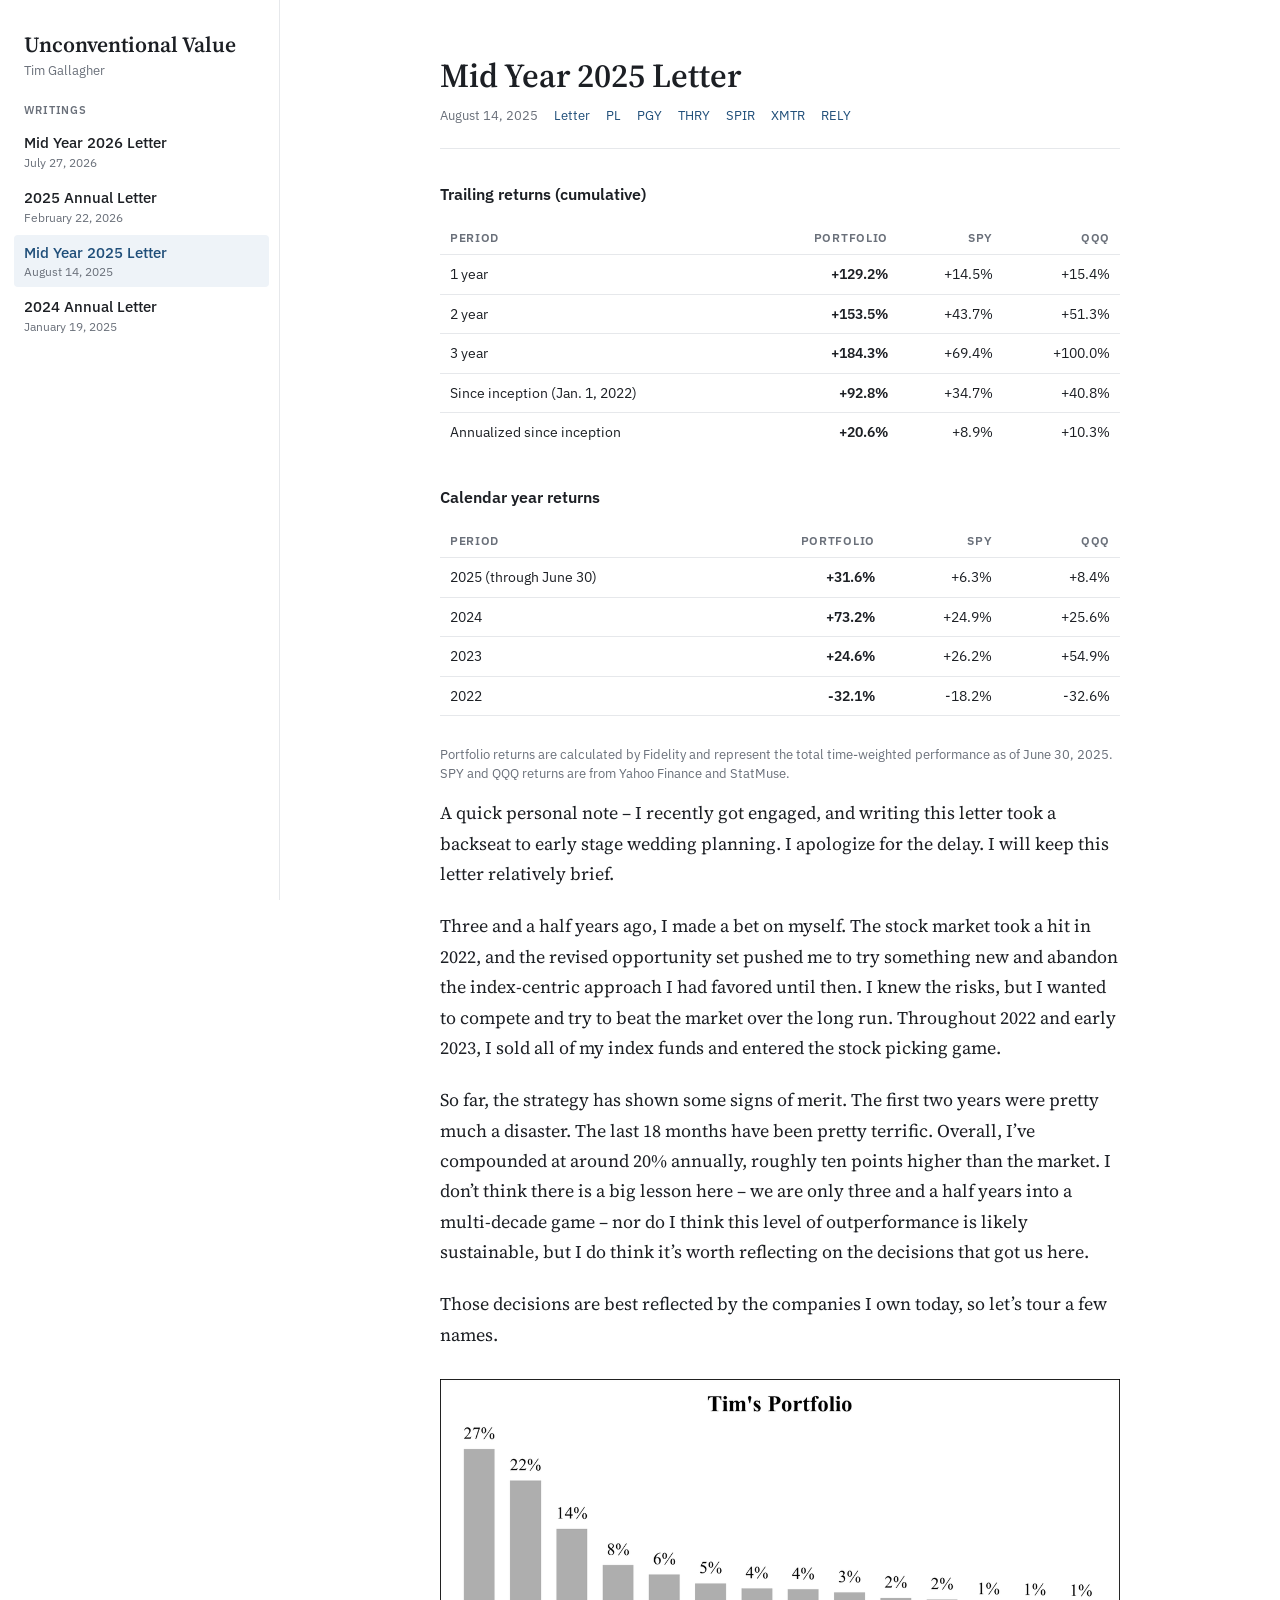
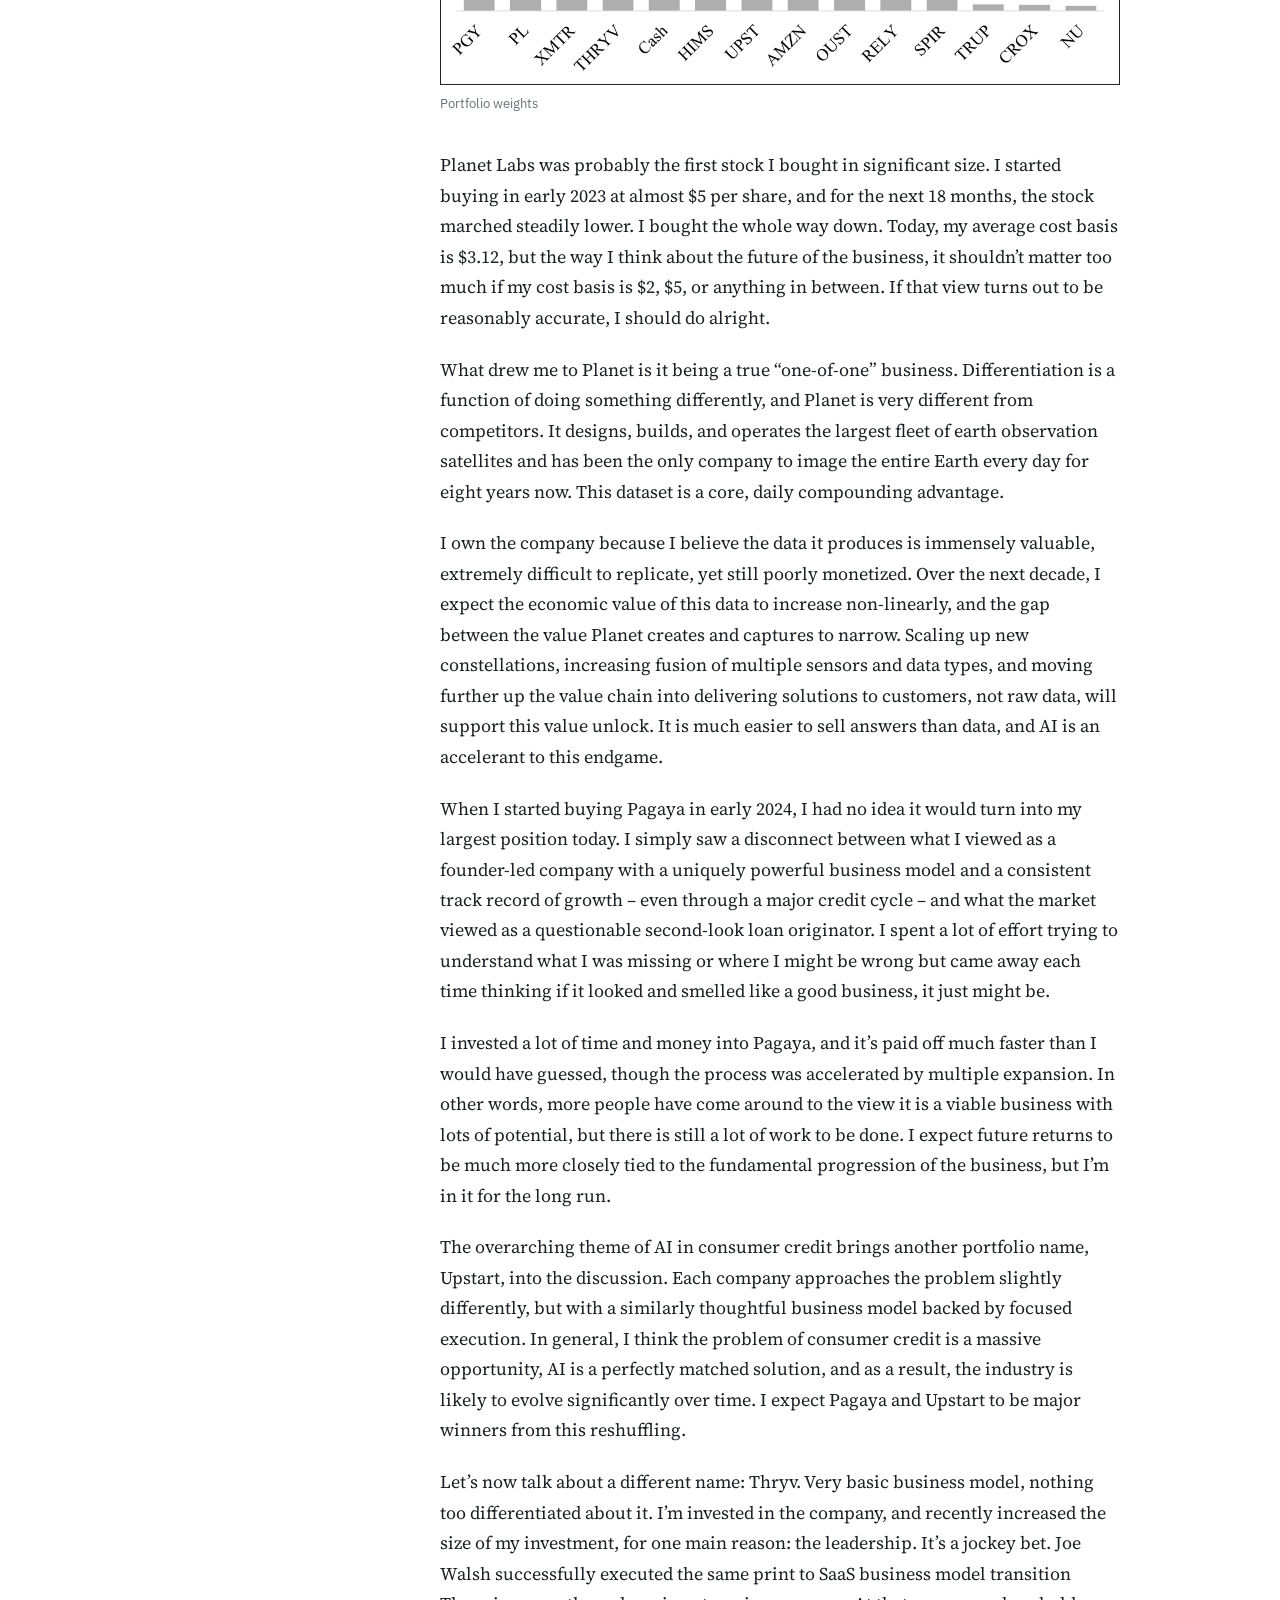
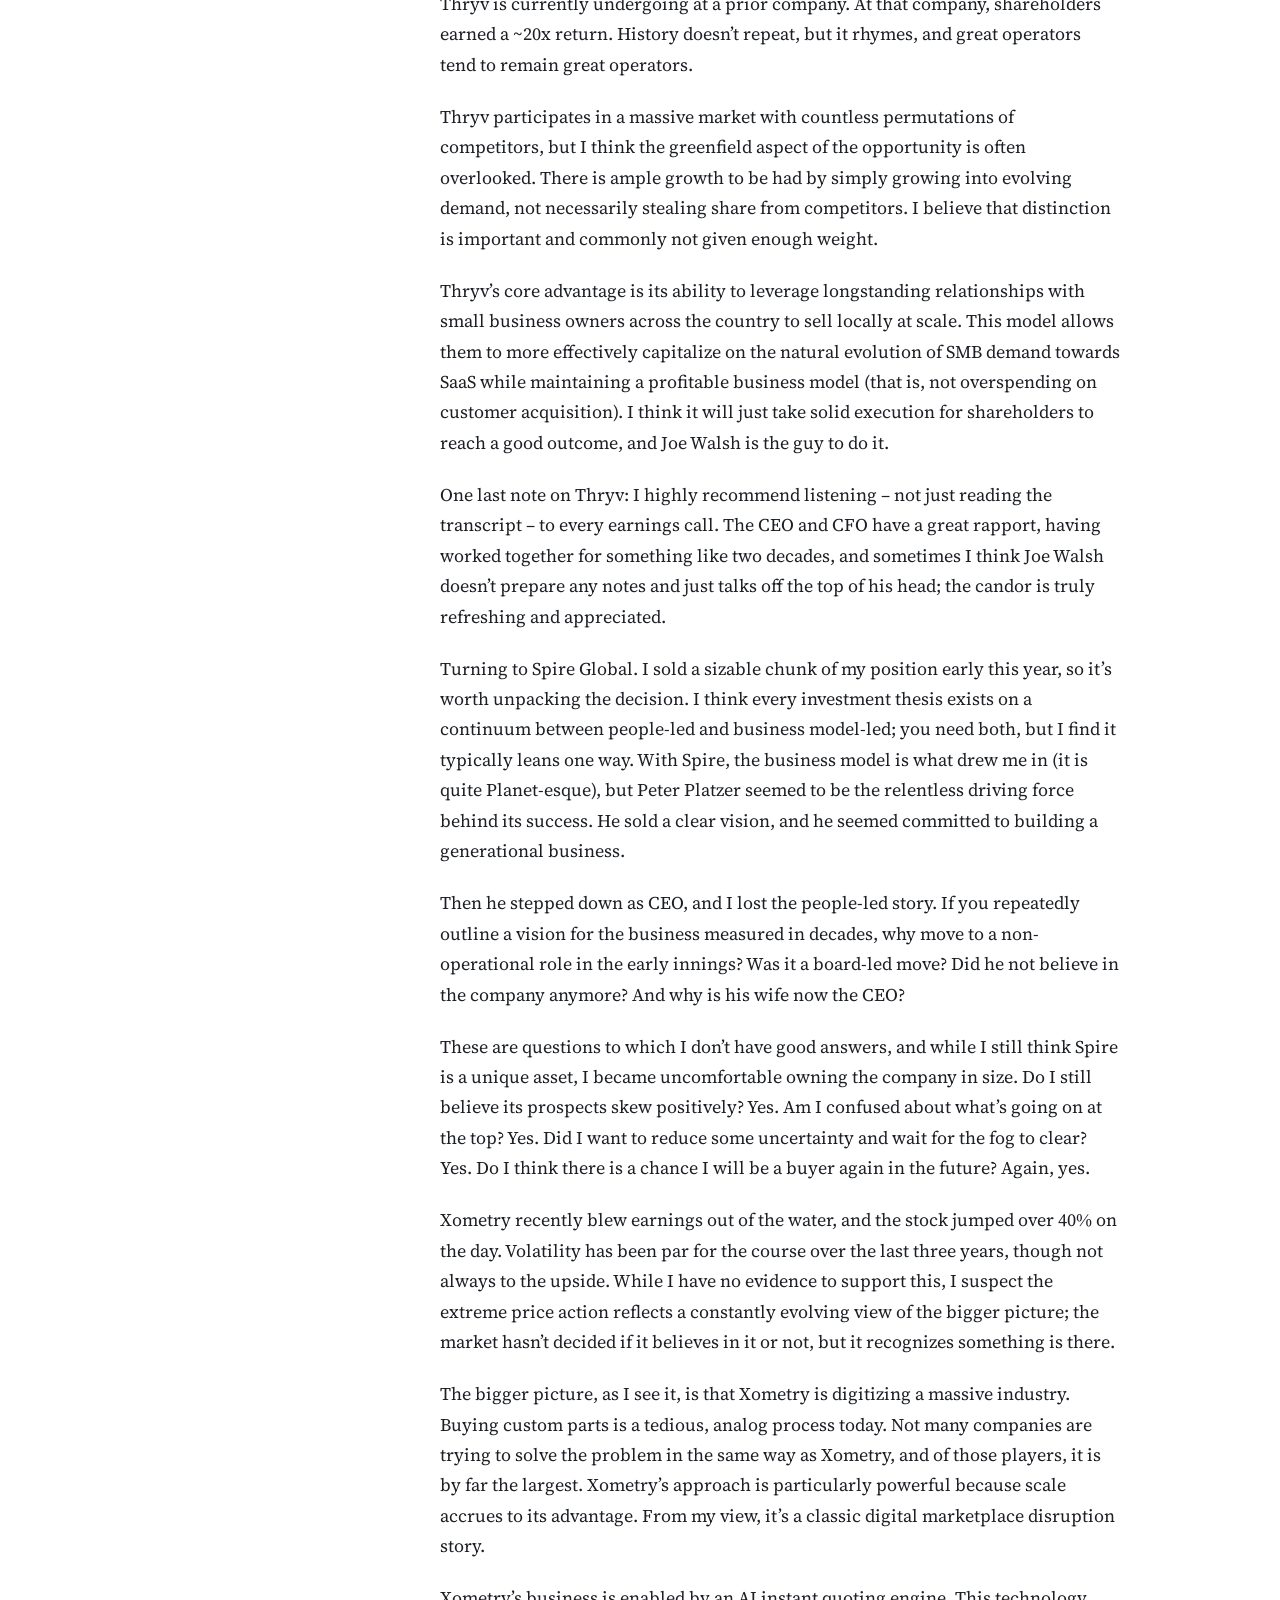
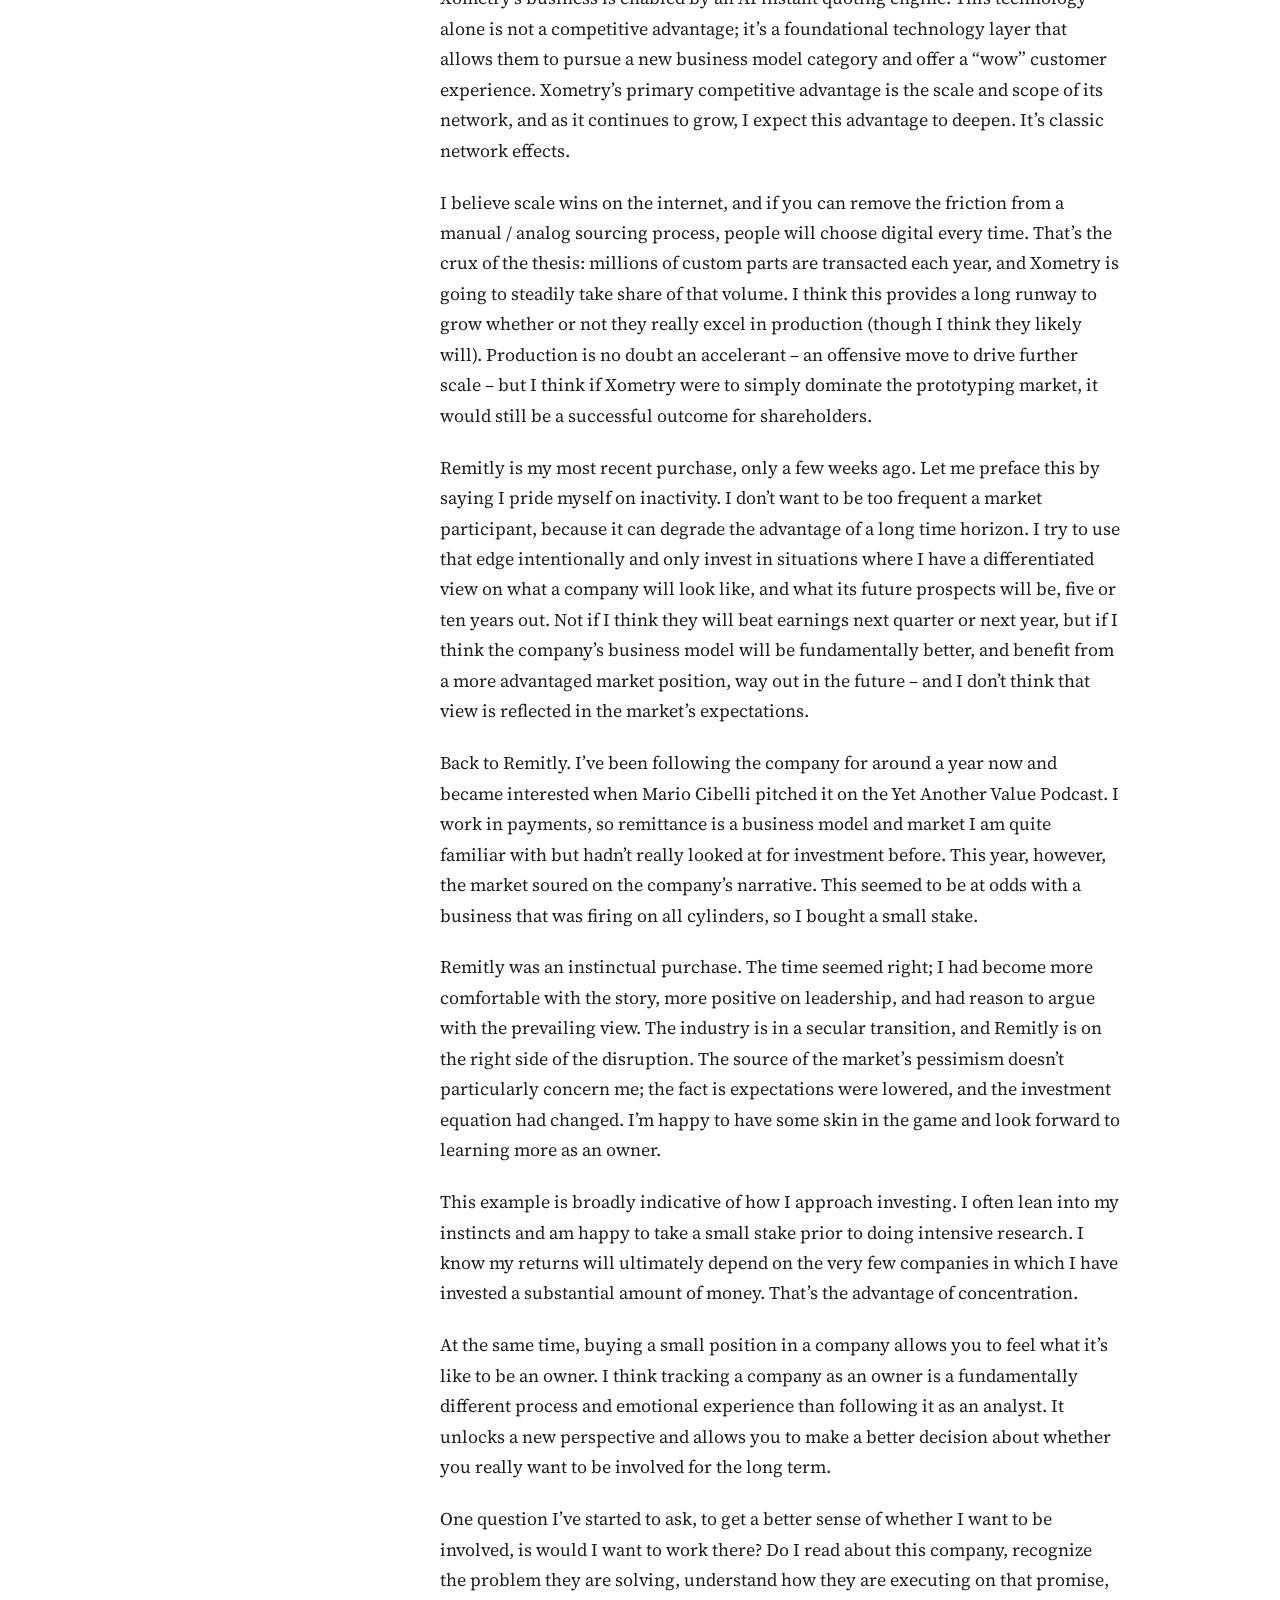
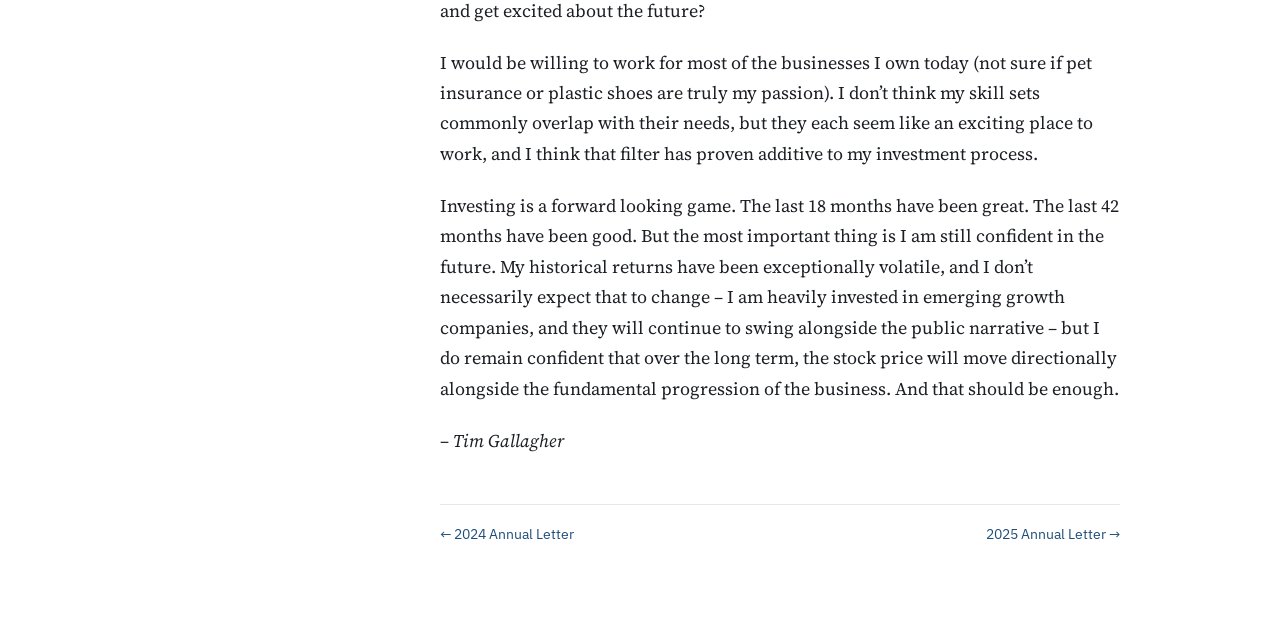
<file: letters/mid-year-2025-letter/index.html>
<!doctype html>
<html lang="en">
<head>
<meta charset="utf-8">
<meta name="viewport" content="width=device-width, initial-scale=1, viewport-fit=cover">
<title>Mid Year 2025 Letter | Unconventional Value</title>
<meta name="description" content="A quick personal note – I recently got engaged, and writing this letter took a backseat to early stage wedding planning. I apologize for the delay. I will keep this letter…">
<meta property="og:title" content="Mid Year 2025 Letter | Unconventional Value">
<meta property="og:description" content="A quick personal note – I recently got engaged, and writing this letter took a backseat to early stage wedding planning. I apologize for the delay. I will keep this letter…">
<meta property="og:type" content="article">
<meta name="twitter:card" content="summary">
<link rel="preconnect" href="https://fonts.googleapis.com">
<link rel="preconnect" href="https://fonts.gstatic.com" crossorigin>
<link rel="stylesheet" href="https://fonts.googleapis.com/css2?family=Source+Serif+4:ital,opsz,wght@0,8..60,400;0,8..60,600;1,8..60,400&family=IBM+Plex+Sans:wght@400;500;600&display=swap">
<link rel="stylesheet" href="../../styles.css">
</head>
<body>
<div class="site">
  <nav class="index" aria-label="Site">
    <a class="brand" href="../../">
      <span class="name">Unconventional Value</span>
      <span class="sub">Tim Gallagher</span>
    </a>
    <div>
      <p class="label">Writings</p>
      <ol>
        <li><a href="../../letters/mid-year-2026-letter/"><span class="t">Mid Year 2026 Letter</span><span class="d">July 27, 2026</span></a></li>
        <li><a href="../../letters/2025-annual-letter/"><span class="t">2025 Annual Letter</span><span class="d">February 22, 2026</span></a></li>
        <li><a href="../../letters/mid-year-2025-letter/" aria-current="page"><span class="t">Mid Year 2025 Letter</span><span class="d">August 14, 2025</span></a></li>
        <li><a href="../../letters/2024-annual-letter/"><span class="t">2024 Annual Letter</span><span class="d">January 19, 2025</span></a></li>
      </ol>
    </div>
  </nav>
  <main>
    <article>
      <h1>Mid Year 2025 Letter</h1>
      <div class="meta"><span>August 14, 2025</span><span class="tag">Letter</span><span class="tag">PL</span><span class="tag">PGY</span><span class="tag">THRY</span><span class="tag">SPIR</span><span class="tag">XMTR</span><span class="tag">RELY</span></div>
      <div class="body">
<h2>Trailing returns (cumulative)</h2>
<div class="table-wrap">
<table class="returns">
  <thead><tr><th>Period</th><th>Portfolio</th><th>SPY</th><th>QQQ</th></tr></thead>
  <tbody>
    <tr><td>1 year</td><td>+129.2%</td><td>+14.5%</td><td>+15.4%</td></tr>
    <tr><td>2 year</td><td>+153.5%</td><td>+43.7%</td><td>+51.3%</td></tr>
    <tr><td>3 year</td><td>+184.3%</td><td>+69.4%</td><td>+100.0%</td></tr>
    <tr><td>Since inception (Jan. 1, 2022)</td><td>+92.8%</td><td>+34.7%</td><td>+40.8%</td></tr>
    <tr class="summary"><td>Annualized since inception</td><td>+20.6%</td><td>+8.9%</td><td>+10.3%</td></tr>
  </tbody>
</table>
</div>
<h2>Calendar year returns</h2>
<div class="table-wrap">
<table class="returns">
  <thead><tr><th>Period</th><th>Portfolio</th><th>SPY</th><th>QQQ</th></tr></thead>
  <tbody>
    <tr><td>2025 (through June 30)</td><td>+31.6%</td><td>+6.3%</td><td>+8.4%</td></tr>
    <tr><td>2024</td><td>+73.2%</td><td>+24.9%</td><td>+25.6%</td></tr>
    <tr><td>2023</td><td>+24.6%</td><td>+26.2%</td><td>+54.9%</td></tr>
    <tr><td>2022</td><td>-32.1%</td><td>-18.2%</td><td>-32.6%</td></tr>
  </tbody>
</table>
</div>
<p class="note">Portfolio returns are calculated by Fidelity and represent the total time-weighted performance as of June 30, 2025. SPY and QQQ returns are from Yahoo Finance and StatMuse.</p>

<p>A quick personal note – I recently got engaged, and writing this letter took a backseat to early stage wedding planning. I apologize for the delay. I will keep this letter relatively brief.</p>
<p>Three and a half years ago, I made a bet on myself. The stock market took a hit in 2022, and the revised opportunity set pushed me to try something new and abandon the index-centric approach I had favored until then. I knew the risks, but I wanted to compete and try to beat the market over the long run. Throughout 2022 and early 2023, I sold all of my index funds and entered the stock picking game.</p>
<p>So far, the strategy has shown some signs of merit. The first two years were pretty much a disaster. The last 18 months have been pretty terrific. Overall, I’ve compounded at around 20% annually, roughly ten points higher than the market. I don’t think there is a big lesson here – we are only three and a half years into a multi-decade game – nor do I think this level of outperformance is likely sustainable, but I do think it’s worth reflecting on the decisions that got us here.</p>
<p>Those decisions are best reflected by the companies I own today, so let’s tour a few names.</p>
<figure>
  <img src="../../images/mid-year-2025-letter-1.png" alt="Bar chart of portfolio weights: PGY 27%, PL 22%, XMTR 14%, THRYV 8%, Cash 6%, HIMS 5%, UPST 4%, AMZN 4%, OUST 3%, RELY 2%, SPIR 2%, TRUP 1%, CROX 1%, NU 1%">
  <figcaption>Portfolio weights</figcaption>
</figure>
<p>Planet Labs was probably the first stock I bought in significant size. I started buying in early 2023 at almost $5 per share, and for the next 18 months, the stock marched steadily lower. I bought the whole way down. Today, my average cost basis is $3.12, but the way I think about the future of the business, it shouldn’t matter too much if my cost basis is $2, $5, or anything in between. If that view turns out to be reasonably accurate, I should do alright.</p>
<p>What drew me to Planet is it being a true “one-of-one” business. Differentiation is a function of doing something differently, and Planet is very different from competitors. It designs, builds, and operates the largest fleet of earth observation satellites and has been the only company to image the entire Earth every day for eight years now. This dataset is a core, daily compounding advantage.</p>
<p>I own the company because I believe the data it produces is immensely valuable, extremely difficult to replicate, yet still poorly monetized. Over the next decade, I expect the economic value of this data to increase non-linearly, and the gap between the value Planet creates and captures to narrow. Scaling up new constellations, increasing fusion of multiple sensors and data types, and moving further up the value chain into delivering solutions to customers, not raw data, will support this value unlock. It is much easier to sell answers than data, and AI is an accelerant to this endgame.</p>
<p>When I started buying Pagaya in early 2024, I had no idea it would turn into my largest position today. I simply saw a disconnect between what I viewed as a founder-led company with a uniquely powerful business model and a consistent track record of growth – even through a major credit cycle – and what the market viewed as a questionable second-look loan originator. I spent a lot of effort trying to understand what I was missing or where I might be wrong but came away each time thinking if it looked and smelled like a good business, it just might be.</p>
<p>I invested a lot of time and money into Pagaya, and it’s paid off much faster than I would have guessed, though the process was accelerated by multiple expansion. In other words, more people have come around to the view it is a viable business with lots of potential, but there is still a lot of work to be done. I expect future returns to be much more closely tied to the fundamental progression of the business, but I’m in it for the long run.</p>
<p>The overarching theme of AI in consumer credit brings another portfolio name, Upstart, into the discussion. Each company approaches the problem slightly differently, but with a similarly thoughtful business model backed by focused execution. In general, I think the problem of consumer credit is a massive opportunity, AI is a perfectly matched solution, and as a result, the industry is likely to evolve significantly over time. I expect Pagaya and Upstart to be major winners from this reshuffling.</p>
<p>Let’s now talk about a different name: Thryv. Very basic business model, nothing too differentiated about it. I’m invested in the company, and recently increased the size of my investment, for one main reason: the leadership. It’s a jockey bet. Joe Walsh successfully executed the same print to SaaS business model transition Thryv is currently undergoing at a prior company. At that company, shareholders earned a ~20x return. History doesn’t repeat, but it rhymes, and great operators tend to remain great operators.</p>
<p>Thryv participates in a massive market with countless permutations of competitors, but I think the greenfield aspect of the opportunity is often overlooked. There is ample growth to be had by simply growing into evolving demand, not necessarily stealing share from competitors. I believe that distinction is important and commonly not given enough weight.</p>
<p>Thryv’s core advantage is its ability to leverage longstanding relationships with small business owners across the country to sell locally at scale. This model allows them to more effectively capitalize on the natural evolution of SMB demand towards SaaS while maintaining a profitable business model (that is, not overspending on customer acquisition). I think it will just take solid execution for shareholders to reach a good outcome, and Joe Walsh is the guy to do it.</p>
<p>One last note on Thryv: I highly recommend listening – not just reading the transcript – to every earnings call. The CEO and CFO have a great rapport, having worked together for something like two decades, and sometimes I think Joe Walsh doesn’t prepare any notes and just talks off the top of his head; the candor is truly refreshing and appreciated.</p>
<p>Turning to Spire Global. I sold a sizable chunk of my position early this year, so it’s worth unpacking the decision. I think every investment thesis exists on a continuum between people-led and business model-led; you need both, but I find it typically leans one way. With Spire, the business model is what drew me in (it is quite Planet-esque), but Peter Platzer seemed to be the relentless driving force behind its success. He sold a clear vision, and he seemed committed to building a generational business.</p>
<p>Then he stepped down as CEO, and I lost the people-led story. If you repeatedly outline a vision for the business measured in decades, why move to a non-operational role in the early innings? Was it a board-led move? Did he not believe in the company anymore? And why is his wife now the CEO?</p>
<p>These are questions to which I don’t have good answers, and while I still think Spire is a unique asset, I became uncomfortable owning the company in size. Do I still believe its prospects skew positively? Yes. Am I confused about what’s going on at the top? Yes. Did I want to reduce some uncertainty and wait for the fog to clear? Yes. Do I think there is a chance I will be a buyer again in the future? Again, yes.</p>
<p>Xometry recently blew earnings out of the water, and the stock jumped over 40% on the day. Volatility has been par for the course over the last three years, though not always to the upside. While I have no evidence to support this, I suspect the extreme price action reflects a constantly evolving view of the bigger picture; the market hasn’t decided if it believes in it or not, but it recognizes something is there.</p>
<p>The bigger picture, as I see it, is that Xometry is digitizing a massive industry. Buying custom parts is a tedious, analog process today. Not many companies are trying to solve the problem in the same way as Xometry, and of those players, it is by far the largest. Xometry’s approach is particularly powerful because scale accrues to its advantage. From my view, it’s a classic digital marketplace disruption story.</p>
<p>Xometry’s business is enabled by an AI instant quoting engine. This technology alone is not a competitive advantage; it’s a foundational technology layer that allows them to pursue a new business model category and offer a “wow” customer experience. Xometry’s primary competitive advantage is the scale and scope of its network, and as it continues to grow, I expect this advantage to deepen. It’s classic network effects.</p>
<p>I believe scale wins on the internet, and if you can remove the friction from a manual / analog sourcing process, people will choose digital every time. That’s the crux of the thesis: millions of custom parts are transacted each year, and Xometry is going to steadily take share of that volume. I think this provides a long runway to grow whether or not they really excel in production (though I think they likely will). Production is no doubt an accelerant – an offensive move to drive further scale – but I think if Xometry were to simply dominate the prototyping market, it would still be a successful outcome for shareholders.</p>
<p>Remitly is my most recent purchase, only a few weeks ago. Let me preface this by saying I pride myself on inactivity. I don’t want to be too frequent a market participant, because it can degrade the advantage of a long time horizon. I try to use that edge intentionally and only invest in situations where I have a differentiated view on what a company will look like, and what its future prospects will be, five or ten years out. Not if I think they will beat earnings next quarter or next year, but if I think the company’s business model will be fundamentally better, and benefit from a more advantaged market position, way out in the future – and I don’t think that view is reflected in the market’s expectations.</p>
<p>Back to Remitly. I’ve been following the company for around a year now and became interested when Mario Cibelli pitched it on the Yet Another Value Podcast. I work in payments, so remittance is a business model and market I am quite familiar with but hadn’t really looked at for investment before. This year, however, the market soured on the company’s narrative. This seemed to be at odds with a business that was firing on all cylinders, so I bought a small stake.</p>
<p>Remitly was an instinctual purchase. The time seemed right; I had become more comfortable with the story, more positive on leadership, and had reason to argue with the prevailing view. The industry is in a secular transition, and Remitly is on the right side of the disruption. The source of the market’s pessimism doesn’t particularly concern me; the fact is expectations were lowered, and the investment equation had changed. I’m happy to have some skin in the game and look forward to learning more as an owner.</p>
<p>This example is broadly indicative of how I approach investing. I often lean into my instincts and am happy to take a small stake prior to doing intensive research. I know my returns will ultimately depend on the very few companies in which I have invested a substantial amount of money. That’s the advantage of concentration.</p>
<p>At the same time, buying a small position in a company allows you to feel what it’s like to be an owner. I think tracking a company as an owner is a fundamentally different process and emotional experience than following it as an analyst. It unlocks a new perspective and allows you to make a better decision about whether you really want to be involved for the long term.</p>
<p>One question I’ve started to ask, to get a better sense of whether I want to be involved, is would I want to work there? Do I read about this company, recognize the problem they are solving, understand how they are executing on that promise, and get excited about the future?</p>
<p>I would be willing to work for most of the businesses I own today (not sure if pet insurance or plastic shoes are truly my passion). I don’t think my skill sets commonly overlap with their needs, but they each seem like an exciting place to work, and I think that filter has proven additive to my investment process.</p>
<p>Investing is a forward looking game. The last 18 months have been great. The last 42 months have been good. But the most important thing is I am still confident in the future. My historical returns have been exceptionally volatile, and I don’t necessarily expect that to change – I am heavily invested in emerging growth companies, and they will continue to swing alongside the public narrative – but I do remain confident that over the long term, the stock price will move directionally alongside the fundamental progression of the business. And that should be enough.</p>
<p class="sign">– Tim Gallagher</p></div>
      <div class="pager"><a href="../../letters/2024-annual-letter/">← 2024 Annual Letter</a><a class="next" href="../../letters/2025-annual-letter/">2025 Annual Letter →</a></div>
    </article>
  </main>
</div>
</body>
</html>
</file>
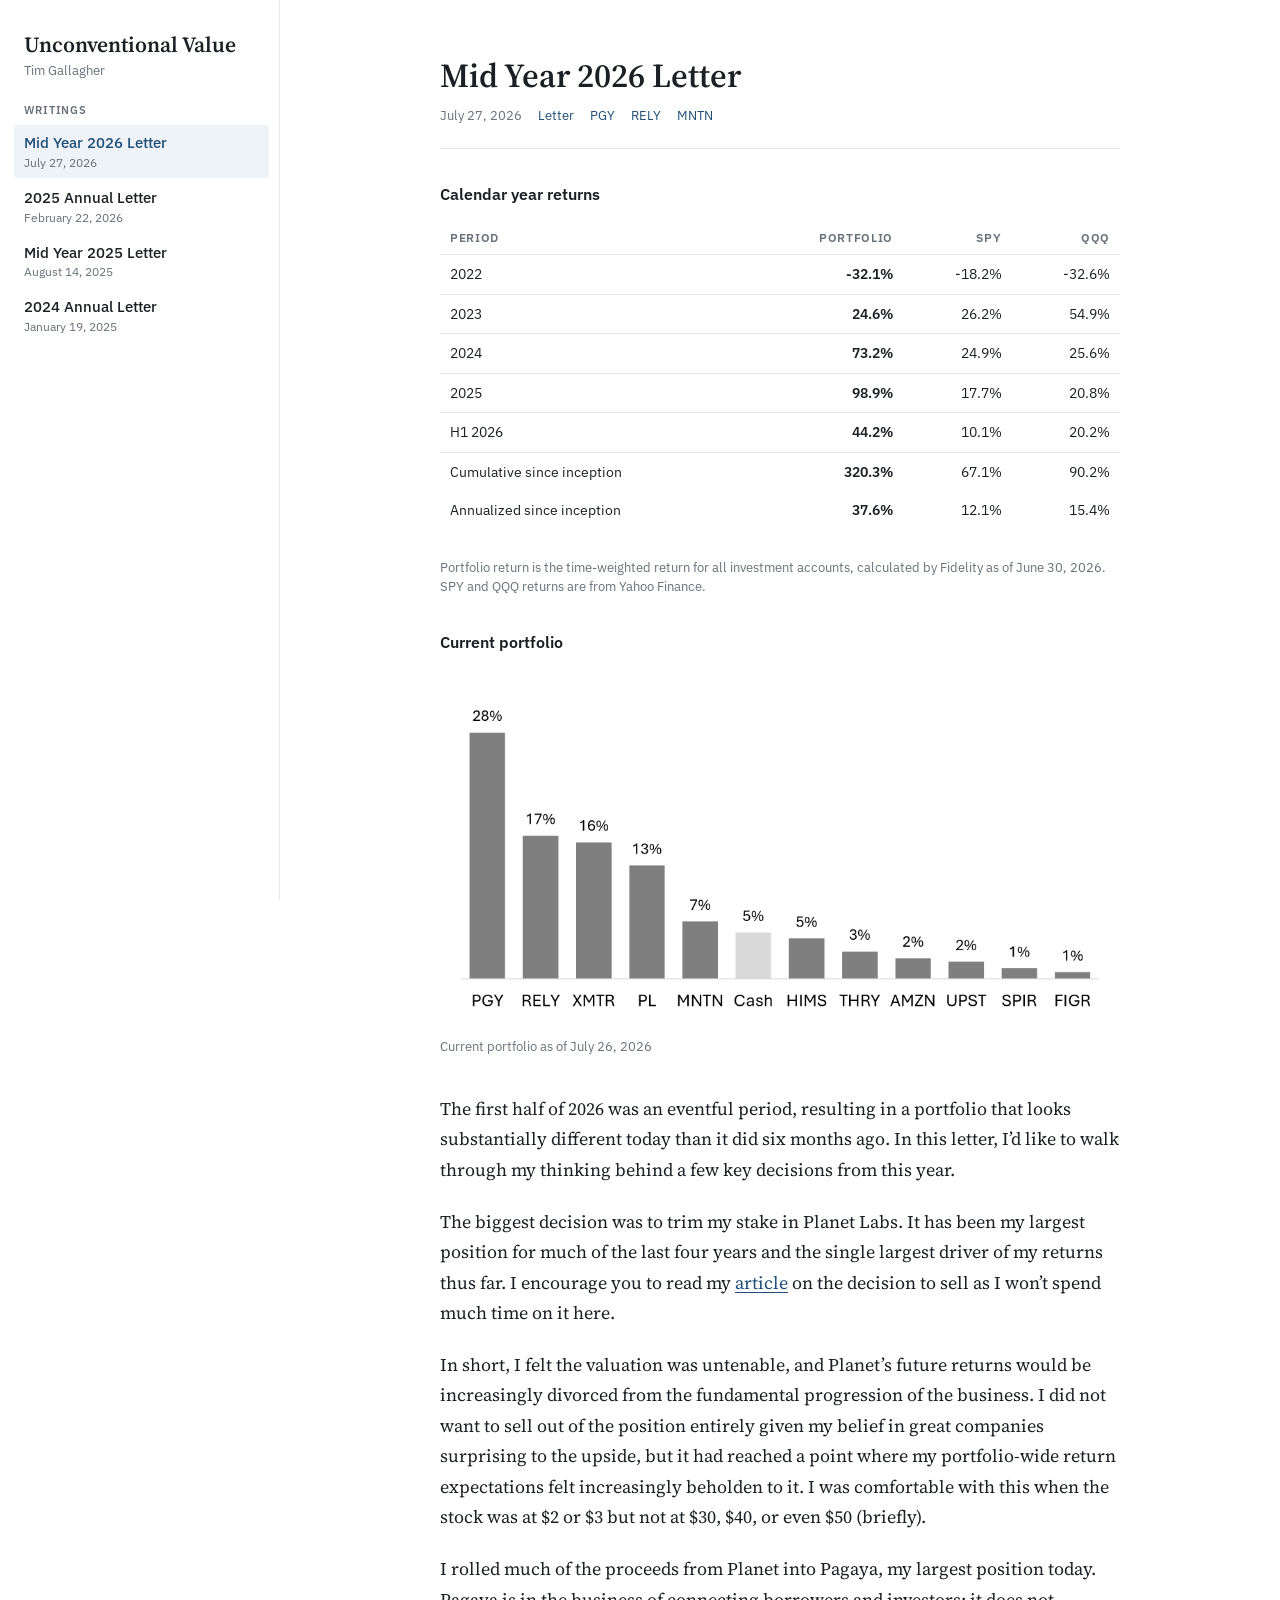
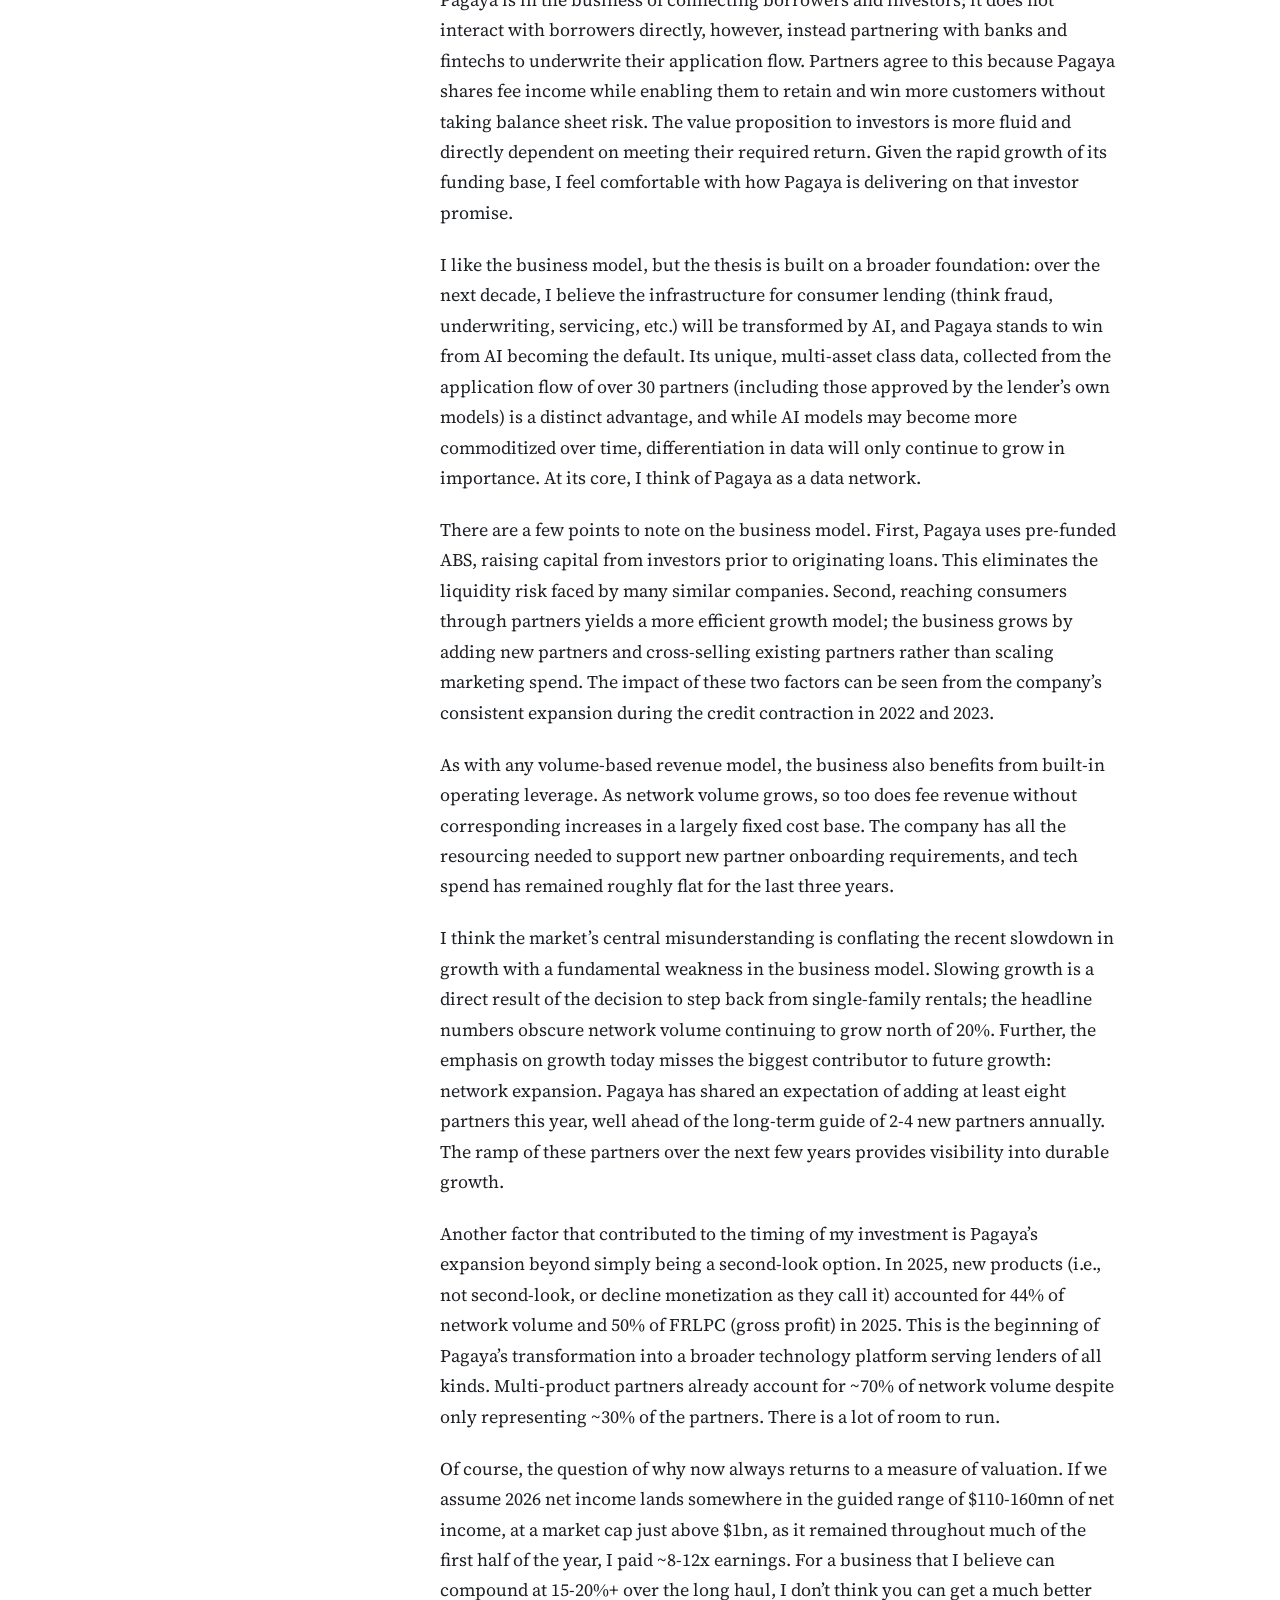
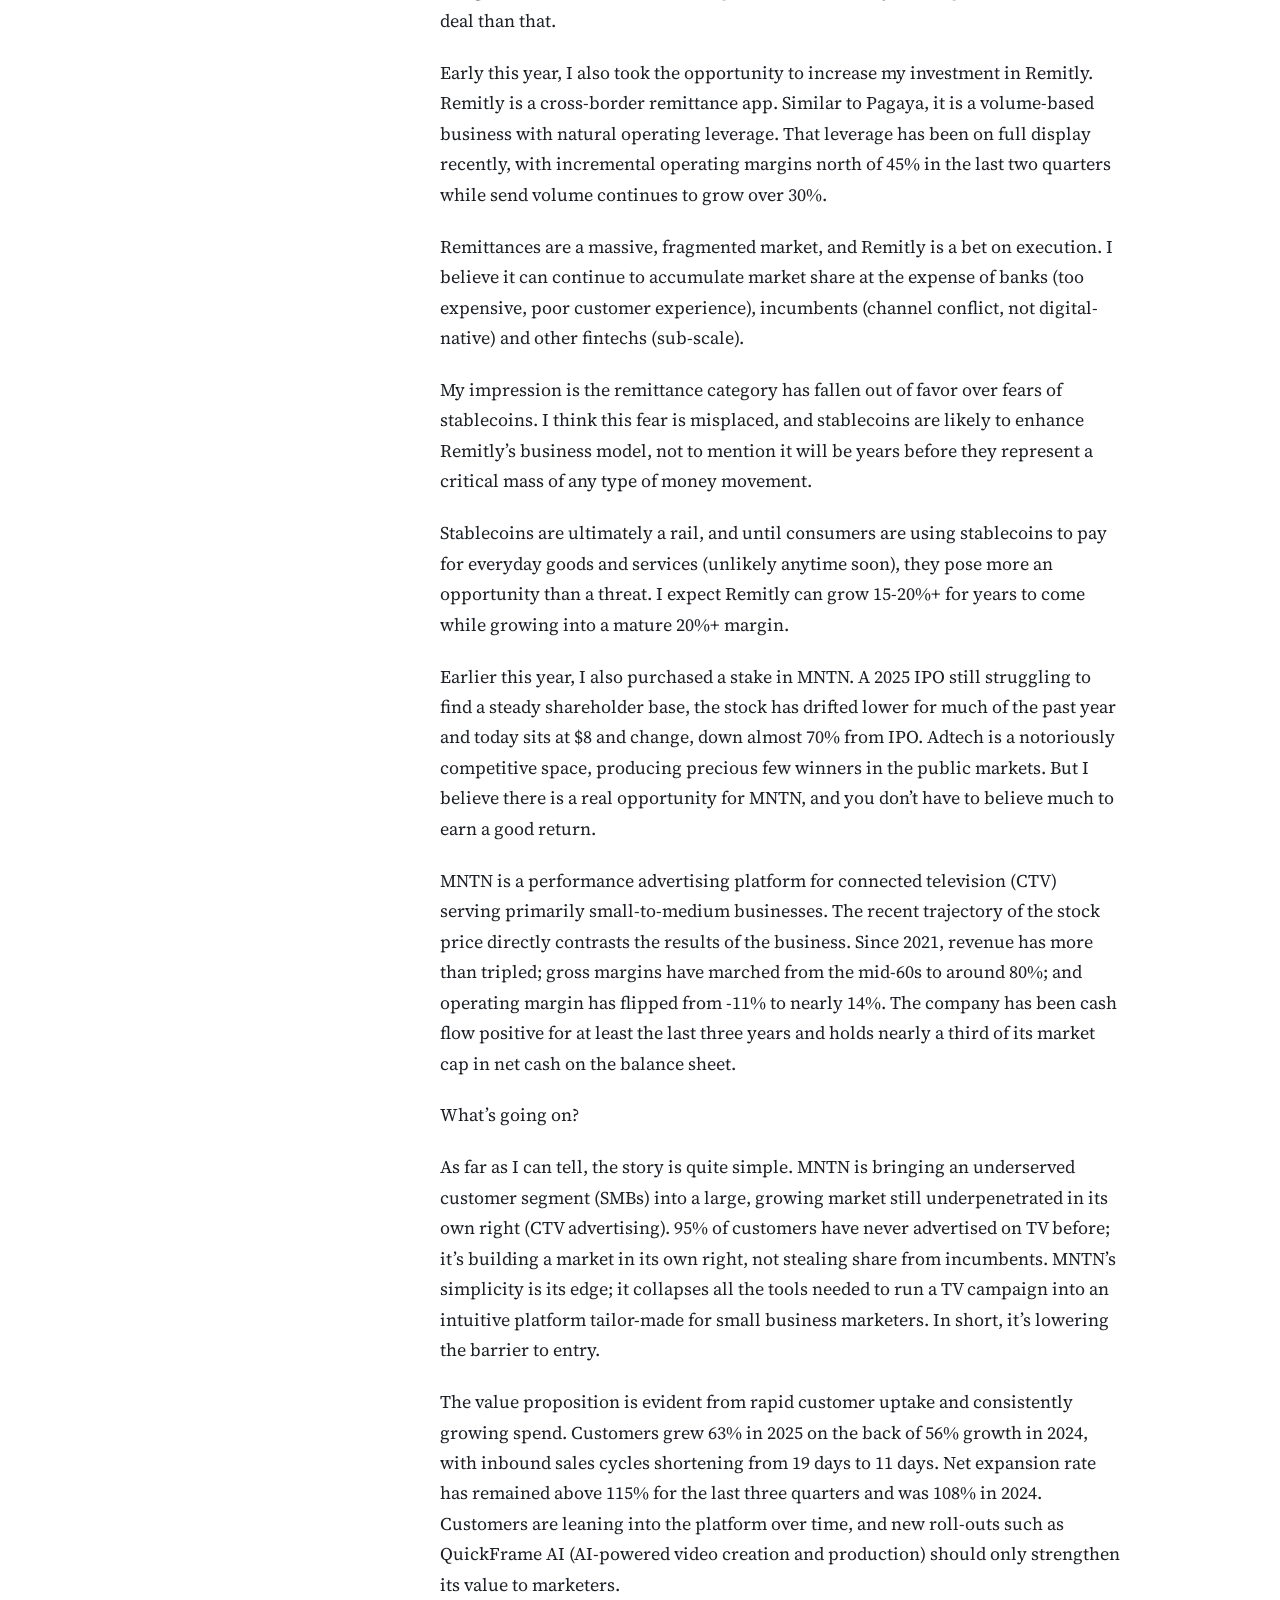
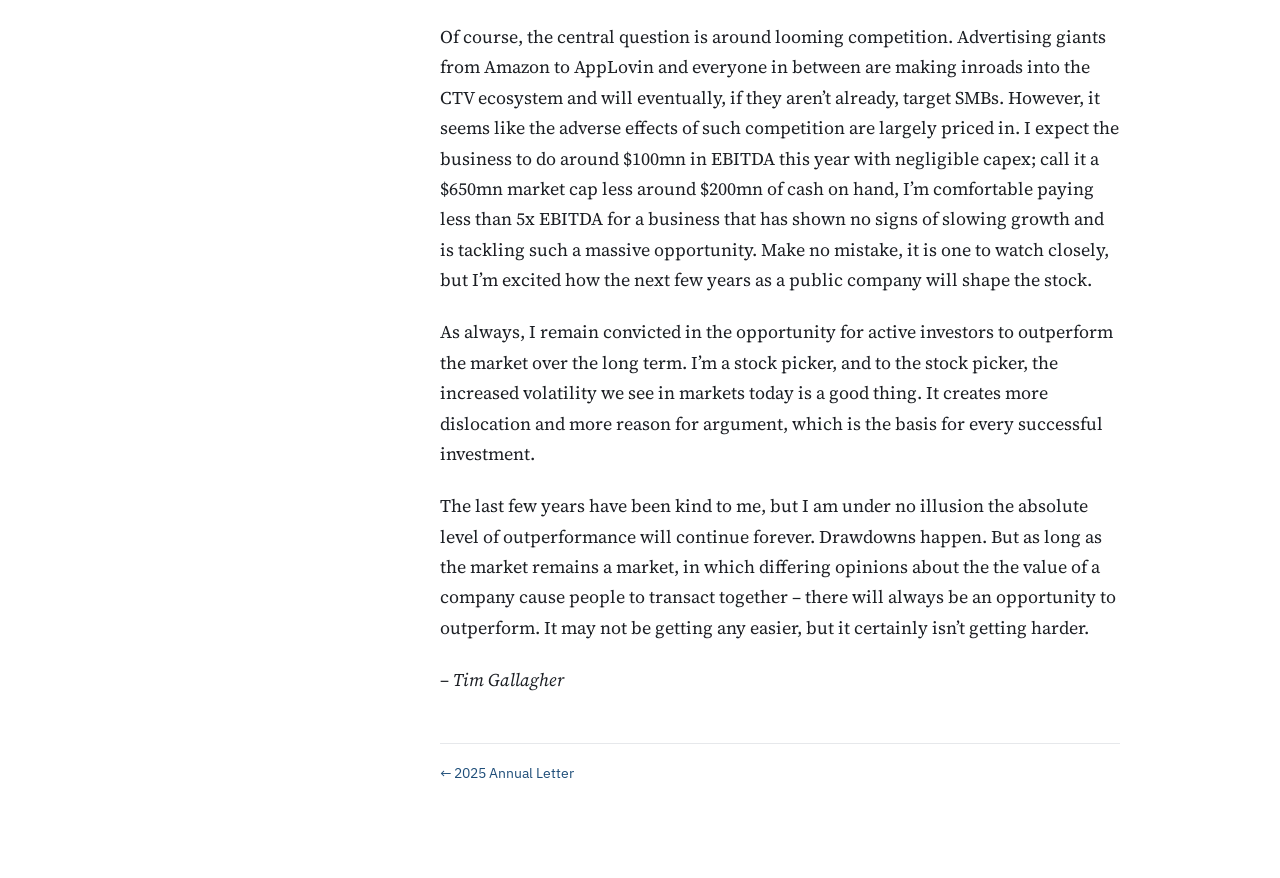
<file: letters/mid-year-2026-letter/index.html>
<!doctype html>
<html lang="en">
<head>
<meta charset="utf-8">
<meta name="viewport" content="width=device-width, initial-scale=1, viewport-fit=cover">
<title>Mid Year 2026 Letter | Unconventional Value</title>
<meta name="description" content="The first half of 2026 was an eventful period, resulting in a portfolio that looks substantially different today than it did six months ago. In this letter, I’d like to walk…">
<meta property="og:title" content="Mid Year 2026 Letter | Unconventional Value">
<meta property="og:description" content="The first half of 2026 was an eventful period, resulting in a portfolio that looks substantially different today than it did six months ago. In this letter, I’d like to walk…">
<meta property="og:type" content="article">
<meta name="twitter:card" content="summary">
<link rel="preconnect" href="https://fonts.googleapis.com">
<link rel="preconnect" href="https://fonts.gstatic.com" crossorigin>
<link rel="stylesheet" href="https://fonts.googleapis.com/css2?family=Source+Serif+4:ital,opsz,wght@0,8..60,400;0,8..60,600;1,8..60,400&family=IBM+Plex+Sans:wght@400;500;600&display=swap">
<link rel="stylesheet" href="../../styles.css">
</head>
<body>
<div class="site">
  <nav class="index" aria-label="Site">
    <a class="brand" href="../../">
      <span class="name">Unconventional Value</span>
      <span class="sub">Tim Gallagher</span>
    </a>
    <div>
      <p class="label">Writings</p>
      <ol>
        <li><a href="../../letters/mid-year-2026-letter/" aria-current="page"><span class="t">Mid Year 2026 Letter</span><span class="d">July 27, 2026</span></a></li>
        <li><a href="../../letters/2025-annual-letter/"><span class="t">2025 Annual Letter</span><span class="d">February 22, 2026</span></a></li>
        <li><a href="../../letters/mid-year-2025-letter/"><span class="t">Mid Year 2025 Letter</span><span class="d">August 14, 2025</span></a></li>
        <li><a href="../../letters/2024-annual-letter/"><span class="t">2024 Annual Letter</span><span class="d">January 19, 2025</span></a></li>
      </ol>
    </div>
  </nav>
  <main>
    <article>
      <h1>Mid Year 2026 Letter</h1>
      <div class="meta"><span>July 27, 2026</span><span class="tag">Letter</span><span class="tag">PGY</span><span class="tag">RELY</span><span class="tag">MNTN</span></div>
      <div class="body">
<h2>Calendar year returns</h2>
<div class="table-wrap">
<table class="returns">
  <thead><tr><th>Period</th><th>Portfolio</th><th>SPY</th><th>QQQ</th></tr></thead>
  <tbody>
    <tr><td>2022</td><td>-32.1%</td><td>-18.2%</td><td>-32.6%</td></tr>
    <tr><td>2023</td><td>24.6%</td><td>26.2%</td><td>54.9%</td></tr>
    <tr><td>2024</td><td>73.2%</td><td>24.9%</td><td>25.6%</td></tr>
    <tr><td>2025</td><td>98.9%</td><td>17.7%</td><td>20.8%</td></tr>
    <tr><td>H1 2026</td><td>44.2%</td><td>10.1%</td><td>20.2%</td></tr>
    <tr class="summary"><td>Cumulative since inception</td><td>320.3%</td><td>67.1%</td><td>90.2%</td></tr>
    <tr class="summary"><td>Annualized since inception</td><td>37.6%</td><td>12.1%</td><td>15.4%</td></tr>
  </tbody>
</table>
</div>
<p class="note">Portfolio return is the time-weighted return for all investment accounts, calculated by Fidelity as of June 30, 2026. SPY and QQQ returns are from Yahoo Finance.</p>

<h2>Current portfolio</h2>
<figure>
  <img src="../../images/mid-year-2026-letter-1.png" alt="Bar chart of portfolio weights: PGY 28%, RELY 17%, XMTR 16%, PL 13%, MNTN 7%, Cash 5%, HIMS 5%, THRY 3%, AMZN 2%, UPST 2%, SPIR 1%, FIGR 1%">
  <figcaption>Current portfolio as of July 26, 2026</figcaption>
</figure>

<p>The first half of 2026 was an eventful period, resulting in a portfolio that looks substantially different today than it did six months ago. In this letter, I’d like to walk through my thinking behind a few key decisions from this year.</p>
<p>The biggest decision was to trim my stake in Planet Labs. It has been my largest position for much of the last four years and the single largest driver of my returns thus far. I encourage you to read my <a href="https://www.unconventionalvalue.com/p/continued-thinking-on-planet-labs" target="_blank" rel="noopener">article</a> on the decision to sell as I won’t spend much time on it here.</p>
<p>In short, I felt the valuation was untenable, and Planet’s future returns would be increasingly divorced from the fundamental progression of the business. I did not want to sell out of the position entirely given my belief in great companies surprising to the upside, but it had reached a point where my portfolio-wide return expectations felt increasingly beholden to it. I was comfortable with this when the stock was at $2 or $3 but not at $30, $40, or even $50 (briefly).</p>
<p>I rolled much of the proceeds from Planet into Pagaya, my largest position today. Pagaya is in the business of connecting borrowers and investors; it does not interact with borrowers directly, however, instead partnering with banks and fintechs to underwrite their application flow. Partners agree to this because Pagaya shares fee income while enabling them to retain and win more customers without taking balance sheet risk. The value proposition to investors is more fluid and directly dependent on meeting their required return. Given the rapid growth of its funding base, I feel comfortable with how Pagaya is delivering on that investor promise.</p>
<p>I like the business model, but the thesis is built on a broader foundation: over the next decade, I believe the infrastructure for consumer lending (think fraud, underwriting, servicing, etc.) will be transformed by AI, and Pagaya stands to win from AI becoming the default. Its unique, multi-asset class data, collected from the application flow of over 30 partners (including those approved by the lender’s own models) is a distinct advantage, and while AI models may become more commoditized over time, differentiation in data will only continue to grow in importance. At its core, I think of Pagaya as a data network.</p>
<p>There are a few points to note on the business model. First, Pagaya uses pre-funded ABS, raising capital from investors prior to originating loans. This eliminates the liquidity risk faced by many similar companies. Second, reaching consumers through partners yields a more efficient growth model; the business grows by adding new partners and cross-selling existing partners rather than scaling marketing spend. The impact of these two factors can be seen from the company’s consistent expansion during the credit contraction in 2022 and 2023.</p>
<p>As with any volume-based revenue model, the business also benefits from built-in operating leverage. As network volume grows, so too does fee revenue without corresponding increases in a largely fixed cost base. The company has all the resourcing needed to support new partner onboarding requirements, and tech spend has remained roughly flat for the last three years.</p>
<p>I think the market’s central misunderstanding is conflating the recent slowdown in growth with a fundamental weakness in the business model. Slowing growth is a direct result of the decision to step back from single-family rentals; the headline numbers obscure network volume continuing to grow north of 20%. Further, the emphasis on growth today misses the biggest contributor to future growth: network expansion. Pagaya has shared an expectation of adding at least eight partners this year, well ahead of the long-term guide of 2-4 new partners annually. The ramp of these partners over the next few years provides visibility into durable growth.</p>
<p>Another factor that contributed to the timing of my investment is Pagaya’s expansion beyond simply being a second-look option. In 2025, new products (i.e., not second-look, or decline monetization as they call it) accounted for 44% of network volume and 50% of FRLPC (gross profit) in 2025. This is the beginning of Pagaya’s transformation into a broader technology platform serving lenders of all kinds. Multi-product partners already account for ~70% of network volume despite only representing ~30% of the partners. There is a lot of room to run.</p>
<p>Of course, the question of why now always returns to a measure of valuation. If we assume 2026 net income lands somewhere in the guided range of $110-160mn of net income, at a market cap just above $1bn, as it remained throughout much of the first half of the year, I paid ~8-12x earnings. For a business that I believe can compound at 15-20%+ over the long haul, I don’t think you can get a much better deal than that.</p>
<p>Early this year, I also took the opportunity to increase my investment in Remitly. Remitly is a cross-border remittance app. Similar to Pagaya, it is a volume-based business with natural operating leverage. That leverage has been on full display recently, with incremental operating margins north of 45% in the last two quarters while send volume continues to grow over 30%.</p>
<p>Remittances are a massive, fragmented market, and Remitly is a bet on execution. I believe it can continue to accumulate market share at the expense of banks (too expensive, poor customer experience), incumbents (channel conflict, not digital-native) and other fintechs (sub-scale).</p>
<p>My impression is the remittance category has fallen out of favor over fears of stablecoins. I think this fear is misplaced, and stablecoins are likely to enhance Remitly’s business model, not to mention it will be years before they represent a critical mass of any type of money movement.</p>
<p>Stablecoins are ultimately a rail, and until consumers are using stablecoins to pay for everyday goods and services (unlikely anytime soon), they pose more an opportunity than a threat. I expect Remitly can grow 15-20%+ for years to come while growing into a mature 20%+ margin.</p>
<p>Earlier this year, I also purchased a stake in MNTN. A 2025 IPO still struggling to find a steady shareholder base, the stock has drifted lower for much of the past year and today sits at $8 and change, down almost 70% from IPO. Adtech is a notoriously competitive space, producing precious few winners in the public markets. But I believe there is a real opportunity for MNTN, and you don’t have to believe much to earn a good return.</p>
<p>MNTN is a performance advertising platform for connected television (CTV) serving primarily small-to-medium businesses. The recent trajectory of the stock price directly contrasts the results of the business. Since 2021, revenue has more than tripled; gross margins have marched from the mid-60s to around 80%; and operating margin has flipped from -11% to nearly 14%. The company has been cash flow positive for at least the last three years and holds nearly a third of its market cap in net cash on the balance sheet.</p>
<p>What’s going on?</p>
<p>As far as I can tell, the story is quite simple. MNTN is bringing an underserved customer segment (SMBs) into a large, growing market still underpenetrated in its own right (CTV advertising). 95% of customers have never advertised on TV before; it’s building a market in its own right, not stealing share from incumbents. MNTN’s simplicity is its edge; it collapses all the tools needed to run a TV campaign into an intuitive platform tailor-made for small business marketers. In short, it’s lowering the barrier to entry.</p>
<p>The value proposition is evident from rapid customer uptake and consistently growing spend. Customers grew 63% in 2025 on the back of 56% growth in 2024, with inbound sales cycles shortening from 19 days to 11 days. Net expansion rate has remained above 115% for the last three quarters and was 108% in 2024. Customers are leaning into the platform over time, and new roll-outs such as QuickFrame AI (AI-powered video creation and production) should only strengthen its value to marketers.</p>
<p>Of course, the central question is around looming competition. Advertising giants from Amazon to AppLovin and everyone in between are making inroads into the CTV ecosystem and will eventually, if they aren’t already, target SMBs. However, it seems like the adverse effects of such competition are largely priced in. I expect the business to do around $100mn in EBITDA this year with negligible capex; call it a $650mn market cap less around $200mn of cash on hand, I’m comfortable paying less than 5x EBITDA for a business that has shown no signs of slowing growth and is tackling such a massive opportunity. Make no mistake, it is one to watch closely, but I’m excited how the next few years as a public company will shape the stock.</p>
<p>As always, I remain convicted in the opportunity for active investors to outperform the market over the long term. I’m a stock picker, and to the stock picker, the increased volatility we see in markets today is a good thing. It creates more dislocation and more reason for argument, which is the basis for every successful investment.</p>
<p>The last few years have been kind to me, but I am under no illusion the absolute level of outperformance will continue forever. Drawdowns happen. But as long as the market remains a market, in which differing opinions about the the value of a company cause people to transact together – there will always be an opportunity to outperform. It may not be getting any easier, but it certainly isn’t getting harder.</p>
<p class="sign">– Tim Gallagher</p></div>
      <div class="pager"><a href="../../letters/2025-annual-letter/">← 2025 Annual Letter</a></div>
    </article>
  </main>
</div>
</body>
</html>
</file>
<file: styles.css>
*, *::before, *::after { box-sizing: border-box; }
html { -webkit-text-size-adjust: 100%; }
:root { padding-top: env(safe-area-inset-top, 0px); padding-bottom: env(safe-area-inset-bottom, 0px); }
body { margin: 0; font-size: 14px; }
img { max-width: 100%; }
/* Layout: fixed left index of article titles, one page read at a time on the right. Deliberately white, single theme. */
:root {
  --bg: #ffffff;
  --fg: #1c1f24;
  --muted: #6a707a;
  --rule: #e6e8eb;
  --accent: #1f4e79;
  --accent-soft: #eef3f8;
  --serif: "Source Serif 4", Georgia, "Times New Roman", serif;
  --sans: "IBM Plex Sans", -apple-system, "Segoe UI", Roboto, Arial, sans-serif;
  color-scheme: light;
}
body { background: var(--bg); color: var(--fg); font-family: var(--sans); }

.site {
  display: grid;
  grid-template-columns: 280px minmax(0, 1fr);
  min-height: 100vh;
}

/* Sidebar */
.index {
  position: sticky;
  top: env(safe-area-inset-top, 0px);
  align-self: start;
  height: 100vh;
  overflow-y: auto;
  border-right: 1px solid var(--rule);
  padding-block: 32px;
  padding-left: max(24px, env(safe-area-inset-left, 0px));
  padding-right: 20px;
  display: flex;
  flex-direction: column;
  gap: 24px;
}
.brand { display: flex; flex-direction: column; gap: 4px; text-decoration: none; color: var(--fg); }
.brand .name {
  font-family: var(--serif);
  font-weight: 600;
  font-size: 1.35rem;
  line-height: 1.2;
}
.brand:hover .name { color: var(--accent); }
.brand .sub { color: var(--muted); font-size: 0.82rem; }
.label {
  font-size: 0.7rem;
  font-weight: 600;
  letter-spacing: 0.08em;
  text-transform: uppercase;
  color: var(--muted);
  margin: 0 0 8px;
}
.index ol { list-style: none; margin: 0; padding: 0; display: flex; flex-direction: column; gap: 2px; }
.index ol a {
  display: flex;
  flex-direction: column;
  gap: 2px;
  padding: 8px 10px;
  margin-inline: -10px;
  border-radius: 4px;
  text-decoration: none;
  color: var(--fg);
}
.index ol a .t { font-size: 0.92rem; line-height: 1.35; font-weight: 500; }
.index ol a .d { font-size: 0.75rem; color: var(--muted); font-variant-numeric: tabular-nums; }
.index ol a:hover .t { color: var(--accent); text-decoration: underline; text-underline-offset: 3px; }
.index a[aria-current="page"] { background: var(--accent-soft); }
.index a[aria-current="page"] .t { color: var(--accent); }
.index a:focus-visible, main a:focus-visible { outline: 2px solid var(--accent); outline-offset: 2px; }

/* Content */
main {
  padding-block: 56px 96px;
  padding-left: max(16px, env(safe-area-inset-left, 0px));
  padding-right: max(16px, env(safe-area-inset-right, 0px));
}
article { max-width: 680px; margin: 0 auto; }
article h1 {
  font-family: var(--serif);
  font-weight: 600;
  font-size: 2.1rem;
  line-height: 1.15;
  margin: 0 0 12px;
  text-wrap: balance;
}
.meta {
  display: flex;
  flex-wrap: wrap;
  gap: 6px 16px;
  font-size: 0.82rem;
  color: var(--muted);
  padding-bottom: 24px;
  border-bottom: 1px solid var(--rule);
  margin-bottom: 28px;
}
.meta .tag { color: var(--accent); }
.body { font-family: var(--serif); font-size: 1.12rem; line-height: 1.7; }
.body p { margin: 0 0 1.2em; }
.body h2 { font-family: var(--sans); font-size: 1rem; font-weight: 600; margin: 2em 0 0.8em; }
.body ul, .body ol { margin: 0 0 1.4em; padding-left: 1.4em; display: flex; flex-direction: column; gap: 0.35em; }
.body blockquote {
  margin: 0 0 1.4em;
  padding: 2px 0 2px 1.1em;
  border-left: 2px solid var(--rule);
  color: var(--muted);
  font-style: italic;
}
.body a { color: var(--accent); text-underline-offset: 3px; }
.body .sign { font-style: italic; }
figure { margin: 1.6em 0 2em; }
figure img { display: block; width: 100%; height: auto; }
figcaption { font-family: var(--sans); font-size: 0.8rem; color: var(--muted); margin-top: 8px; }

.table-wrap { overflow-x: auto; margin: 0 0 1.6em; }
table.returns {
  width: 100%;
  border-collapse: collapse;
  font-family: var(--sans);
  font-size: 0.9rem;
  font-variant-numeric: tabular-nums;
}
.returns th, .returns td { padding: 7px 10px; text-align: right; border-bottom: 1px solid var(--rule); white-space: nowrap; }
.returns th:first-child, .returns td:first-child { text-align: left; }
.returns thead th { font-size: 0.72rem; letter-spacing: 0.06em; text-transform: uppercase; color: var(--muted); font-weight: 600; }
.returns td:nth-child(2) { font-weight: 600; }
.returns tr.summary td { border-bottom: 0; }
.returns tr.summary:first-of-type td { border-top: 1px solid var(--fg); }
.note { font-family: var(--sans); font-size: 0.8rem; color: var(--muted); line-height: 1.5; }

.pager {
  display: flex;
  justify-content: space-between;
  gap: 16px;
  margin-top: 48px;
  padding-top: 20px;
  border-top: 1px solid var(--rule);
  font-size: 0.88rem;
}
.pager a { color: var(--accent); text-decoration: none; max-width: 48%; }
.pager a:hover { text-decoration: underline; }
.pager .next { text-align: right; margin-left: auto; }

/* Phone: index moves above the content */
@media (max-width: 760px) {
  .site { grid-template-columns: minmax(0, 1fr); }
  .index {
    position: static;
    height: auto;
    border-right: 0;
    border-bottom: 1px solid var(--rule);
    padding-block: 24px;
    padding-left: max(16px, env(safe-area-inset-left, 0px));
    padding-right: max(16px, env(safe-area-inset-right, 0px));
  }
  main { padding-block: 32px 64px; }
  article h1 { font-size: 1.7rem; }
  .body { font-size: 1.05rem; }
}
.index .brand[aria-current] { background: none; }
</file>
